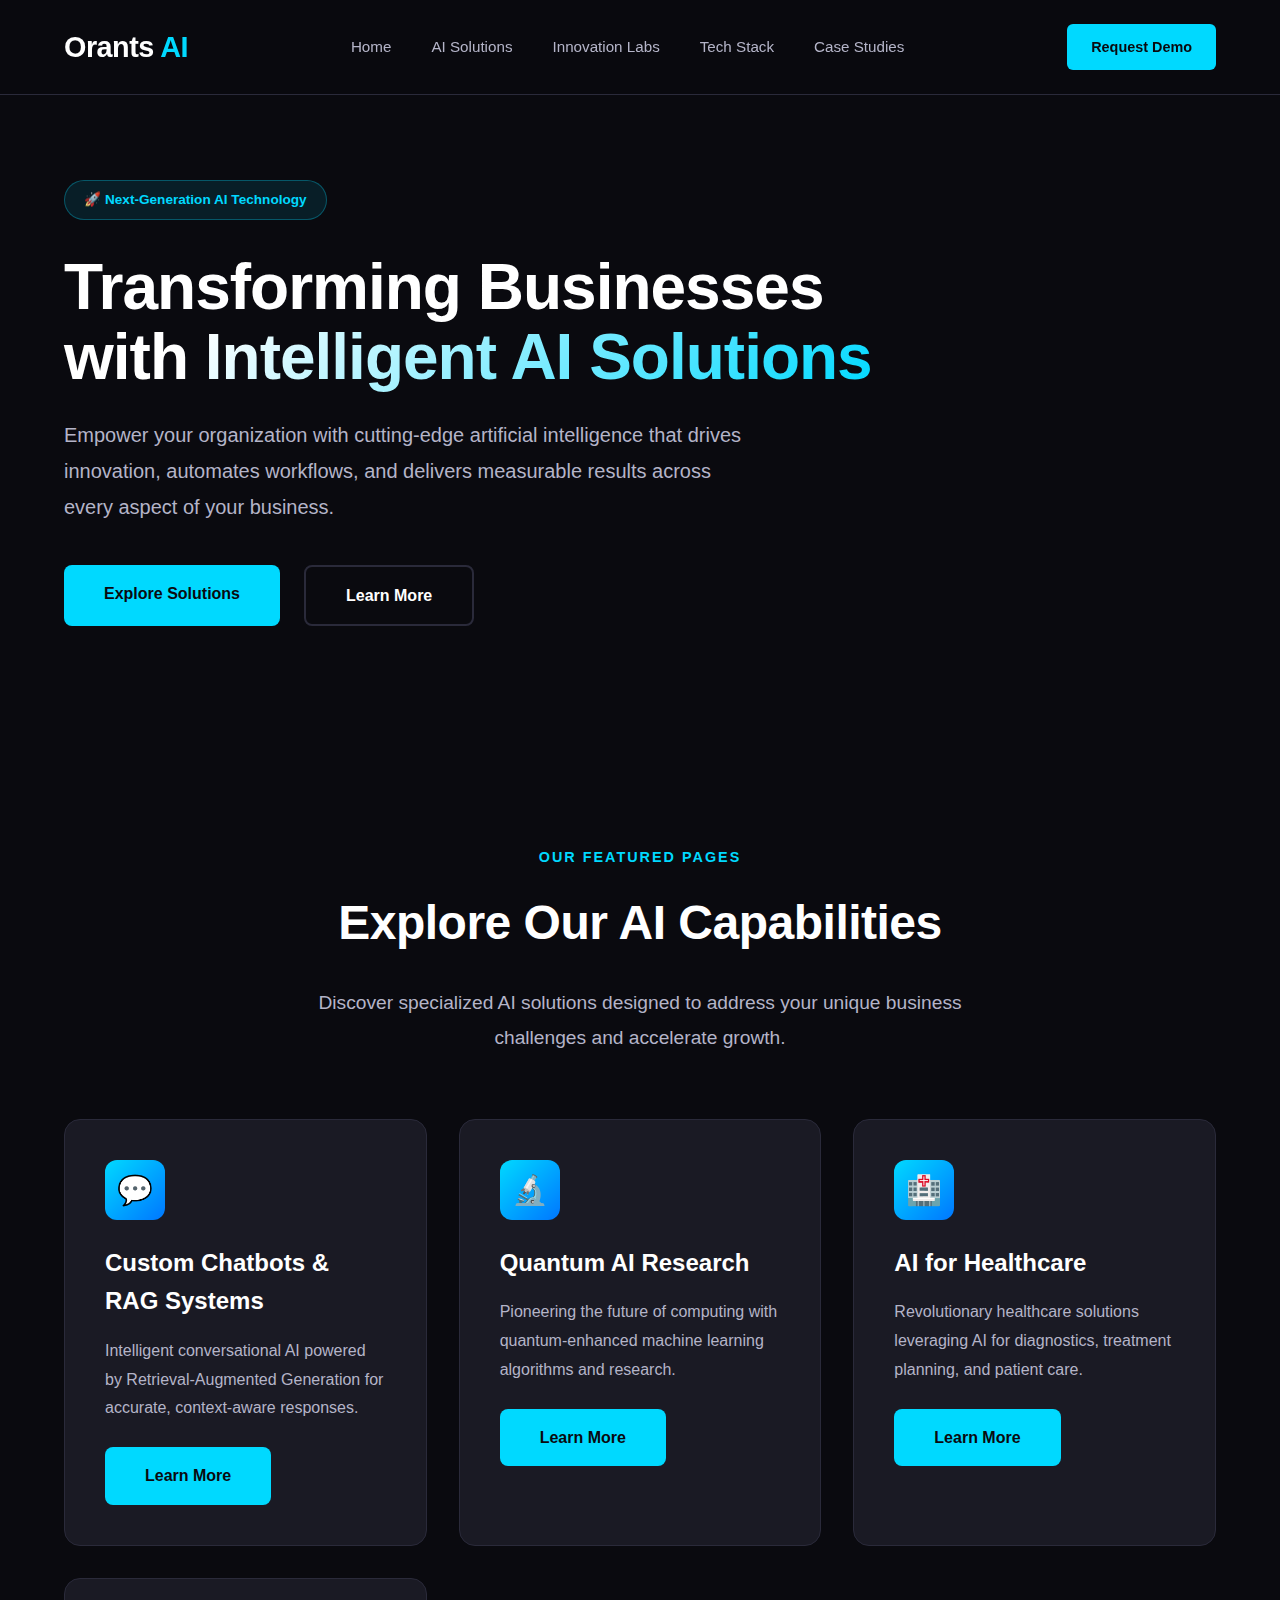
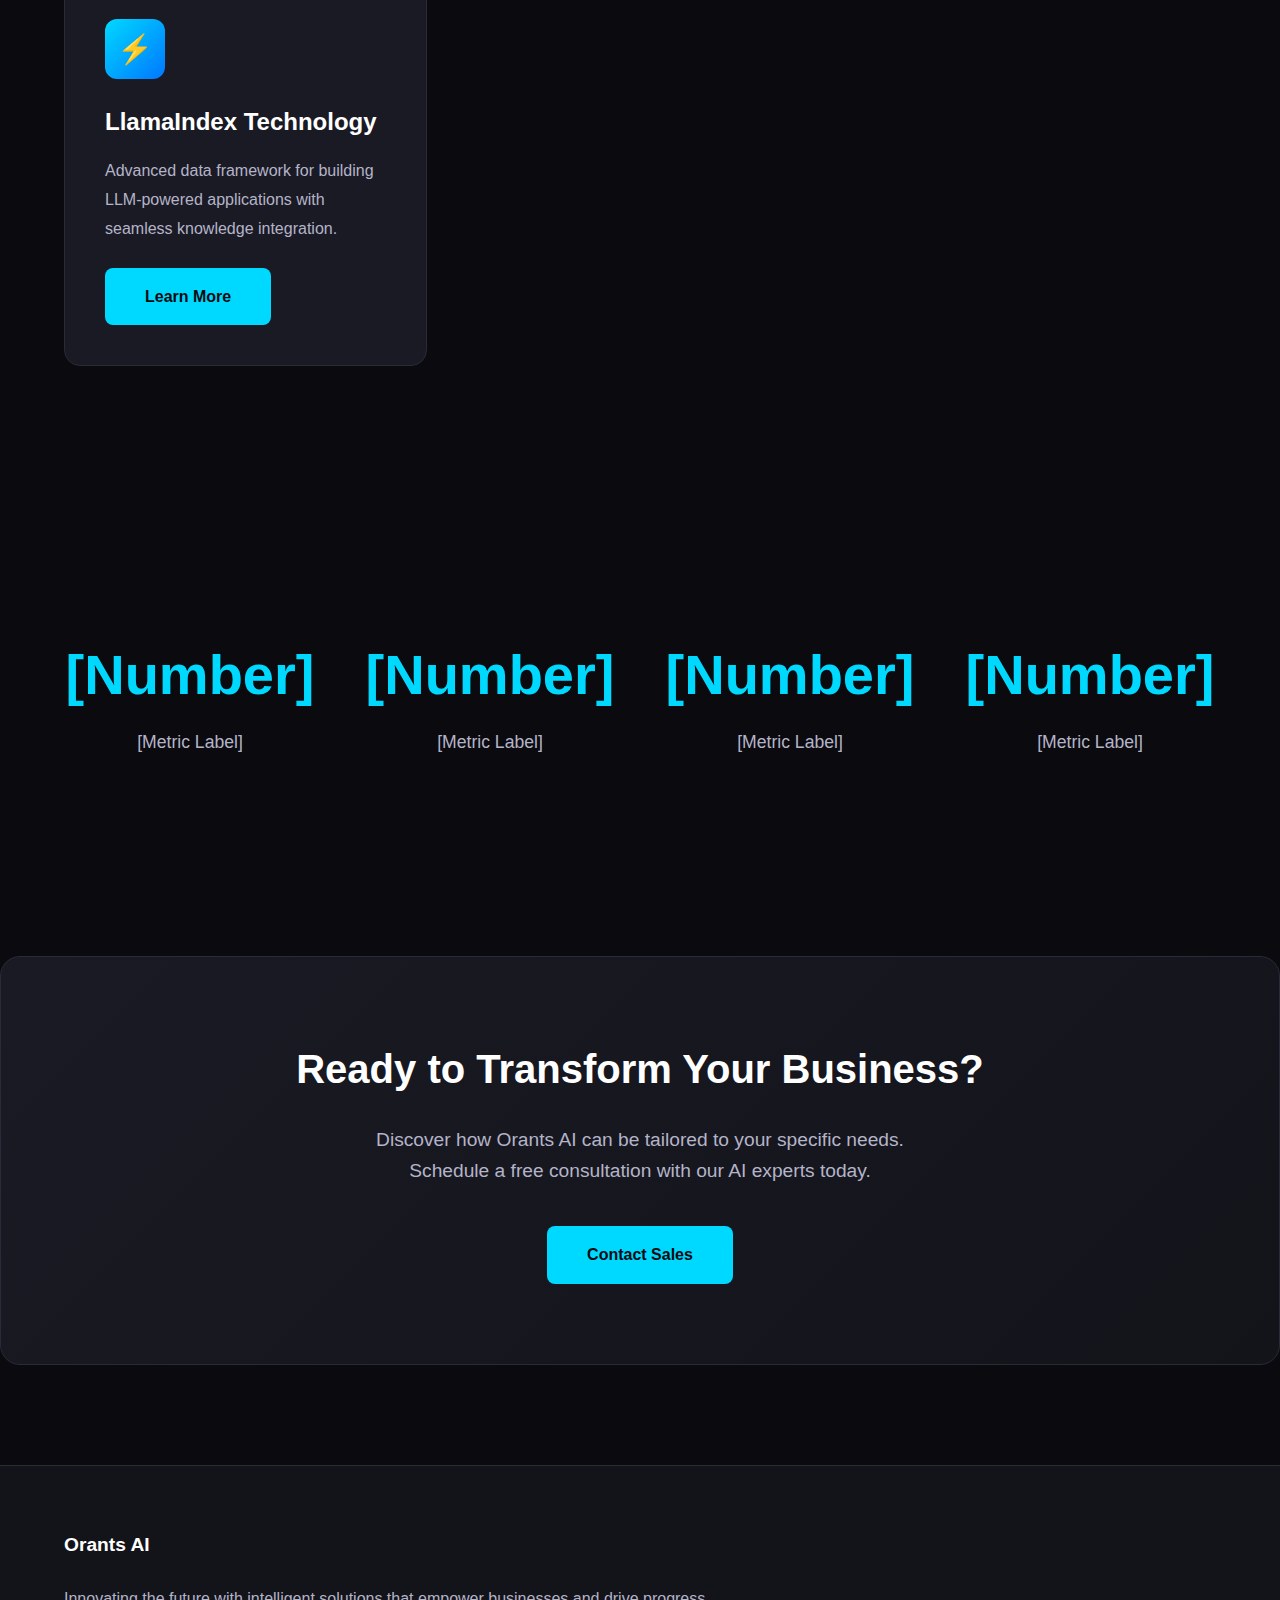
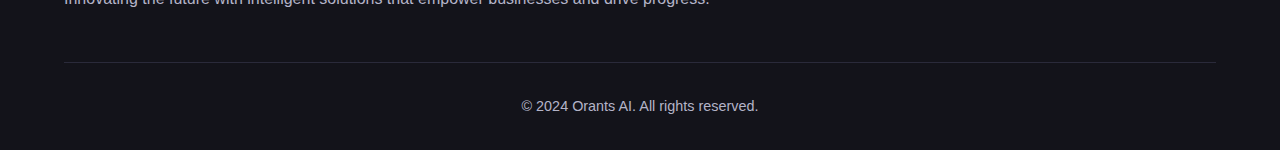
<file: index.html>
<!DOCTYPE html>
<html lang="en">
<head>
    <meta charset="UTF-8">
    <meta name="viewport" content="width=device-width, initial-scale=1.0">
    <title>Orants AI - Advanced AI Solutions</title>
    <link rel="stylesheet" href="css/style.css">
</head>
<body>
    <!-- Navigation -->
    <nav>
        <div class="nav-container">
            <a href="index.html" class="logo">Orants <span>AI</span></a>
            <ul class="nav-links">
                <li><a href="index.html">Home</a></li>
                <li><a href="chatbots-rag.html">AI Solutions</a></li>
                <li><a href="quantum-ai.html">Innovation Labs</a></li>
                <li><a href="llamaindex.html">Tech Stack</a></li>
                <li><a href="ai-healthcare.html">Case Studies</a></li>
            </ul>
            <a href="#contact" class="nav-cta">Request Demo</a>
        </div>
    </nav>

    <!-- Hero Section -->
    <section class="hero">
        <div class="hero-content">
            <span class="hero-tag">🚀 Next-Generation AI Technology</span>
            <h1>Transforming Businesses with <span class="gradient-text">Intelligent AI Solutions</span></h1>
            <p>Empower your organization with cutting-edge artificial intelligence that drives innovation, automates workflows, and delivers measurable results across every aspect of your business.</p>
            <div class="hero-buttons">
                <a href="#explore" class="btn-primary">Explore Solutions</a>
                <a href="#learn" class="btn-secondary">Learn More</a>
            </div>
        </div>
    </section>

    <!-- Featured Solutions -->
    <section class="section">
        <div class="section-header">
            <div class="section-tag">Our Featured Pages</div>
            <h2 class="section-title">Explore Our AI Capabilities</h2>
            <p class="section-description">Discover specialized AI solutions designed to address your unique business challenges and accelerate growth.</p>
        </div>
        
        <div class="features-grid">
            <div class="feature-card">
                <div class="feature-icon">💬</div>
                <h3>Custom Chatbots & RAG Systems</h3>
                <p>Intelligent conversational AI powered by Retrieval-Augmented Generation for accurate, context-aware responses.</p>
                <a href="chatbots-rag.html" class="btn-primary">Learn More</a>
            </div>

            <div class="feature-card">
                <div class="feature-icon">🔬</div>
                <h3>Quantum AI Research</h3>
                <p>Pioneering the future of computing with quantum-enhanced machine learning algorithms and research.</p>
                <a href="quantum-ai.html" class="btn-primary">Learn More</a>
            </div>

            <div class="feature-card">
                <div class="feature-icon">🏥</div>
                <h3>AI for Healthcare</h3>
                <p>Revolutionary healthcare solutions leveraging AI for diagnostics, treatment planning, and patient care.</p>
                <a href="ai-healthcare.html" class="btn-primary">Learn More</a>
            </div>

            <div class="feature-card">
                <div class="feature-icon">⚡</div>
                <h3>LlamaIndex Technology</h3>
                <p>Advanced data framework for building LLM-powered applications with seamless knowledge integration.</p>
                <a href="llamaindex.html" class="btn-primary">Learn More</a>
            </div>
        </div>
    </section>

    <!-- Stats Section -->
    <section class="section">
        <div class="stats-grid">
            <div class="stat-item">
                <div class="stat-number">[Number]</div>
                <div class="stat-label">[Metric Label]</div>
            </div>
            <div class="stat-item">
                <div class="stat-number">[Number]</div>
                <div class="stat-label">[Metric Label]</div>
            </div>
            <div class="stat-item">
                <div class="stat-number">[Number]</div>
                <div class="stat-label">[Metric Label]</div>
            </div>
            <div class="stat-item">
                <div class="stat-number">[Number]</div>
                <div class="stat-label">[Metric Label]</div>
            </div>
        </div>
    </section>

    <!-- CTA Section -->
    <section class="cta-section">
        <h2>Ready to Transform Your Business?</h2>
        <p>Discover how Orants AI can be tailored to your specific needs. Schedule a free consultation with our AI experts today.</p>
        <a href="#contact" class="btn-primary">Contact Sales</a>
    </section>

    <!-- Footer -->
    <footer>
        <div class="footer-content">
            <div class="footer-section">
                <h3>Orants AI</h3>
                <p>Innovating the future with intelligent solutions that empower businesses and drive progress.</p>
            </div>
        </div>
        <div class="footer-bottom">
            <p>&copy; 2024 Orants AI. All rights reserved.</p>
        </div>
    </footer>
</body>
</html>
</file>
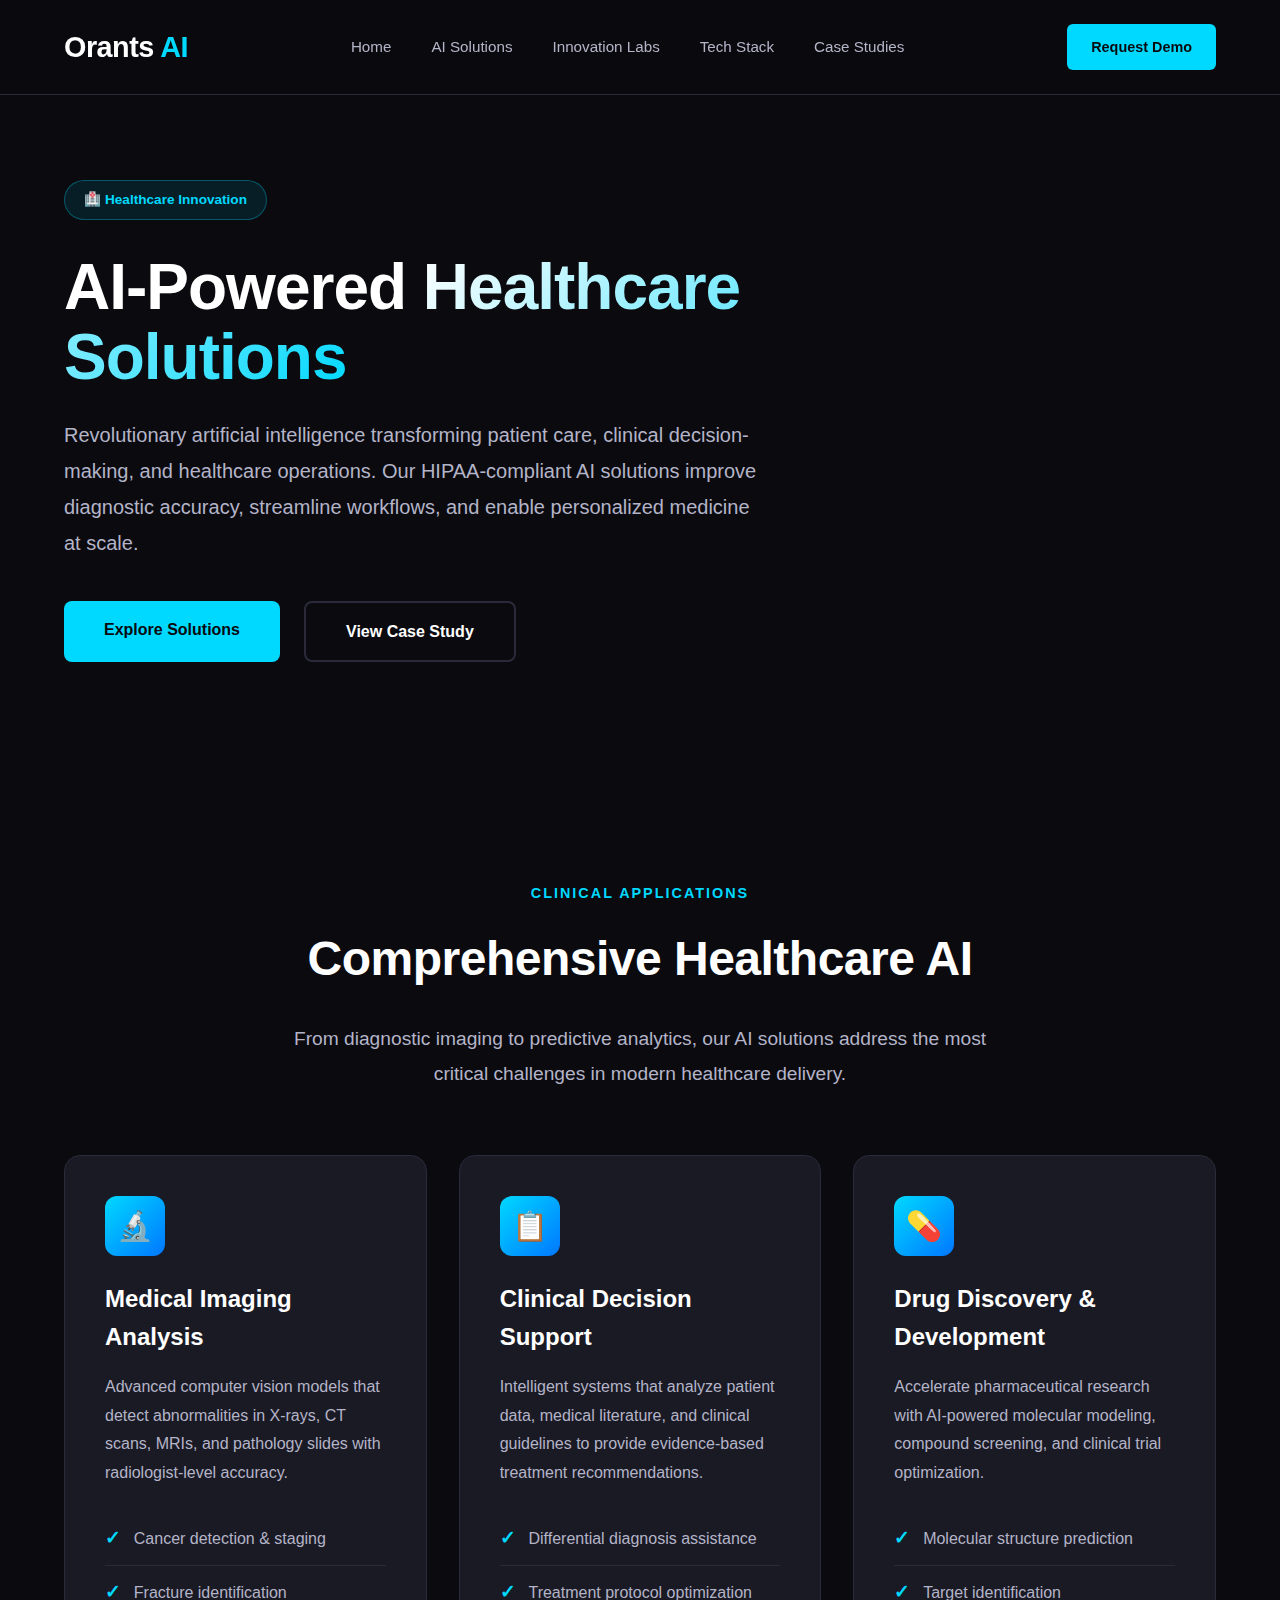
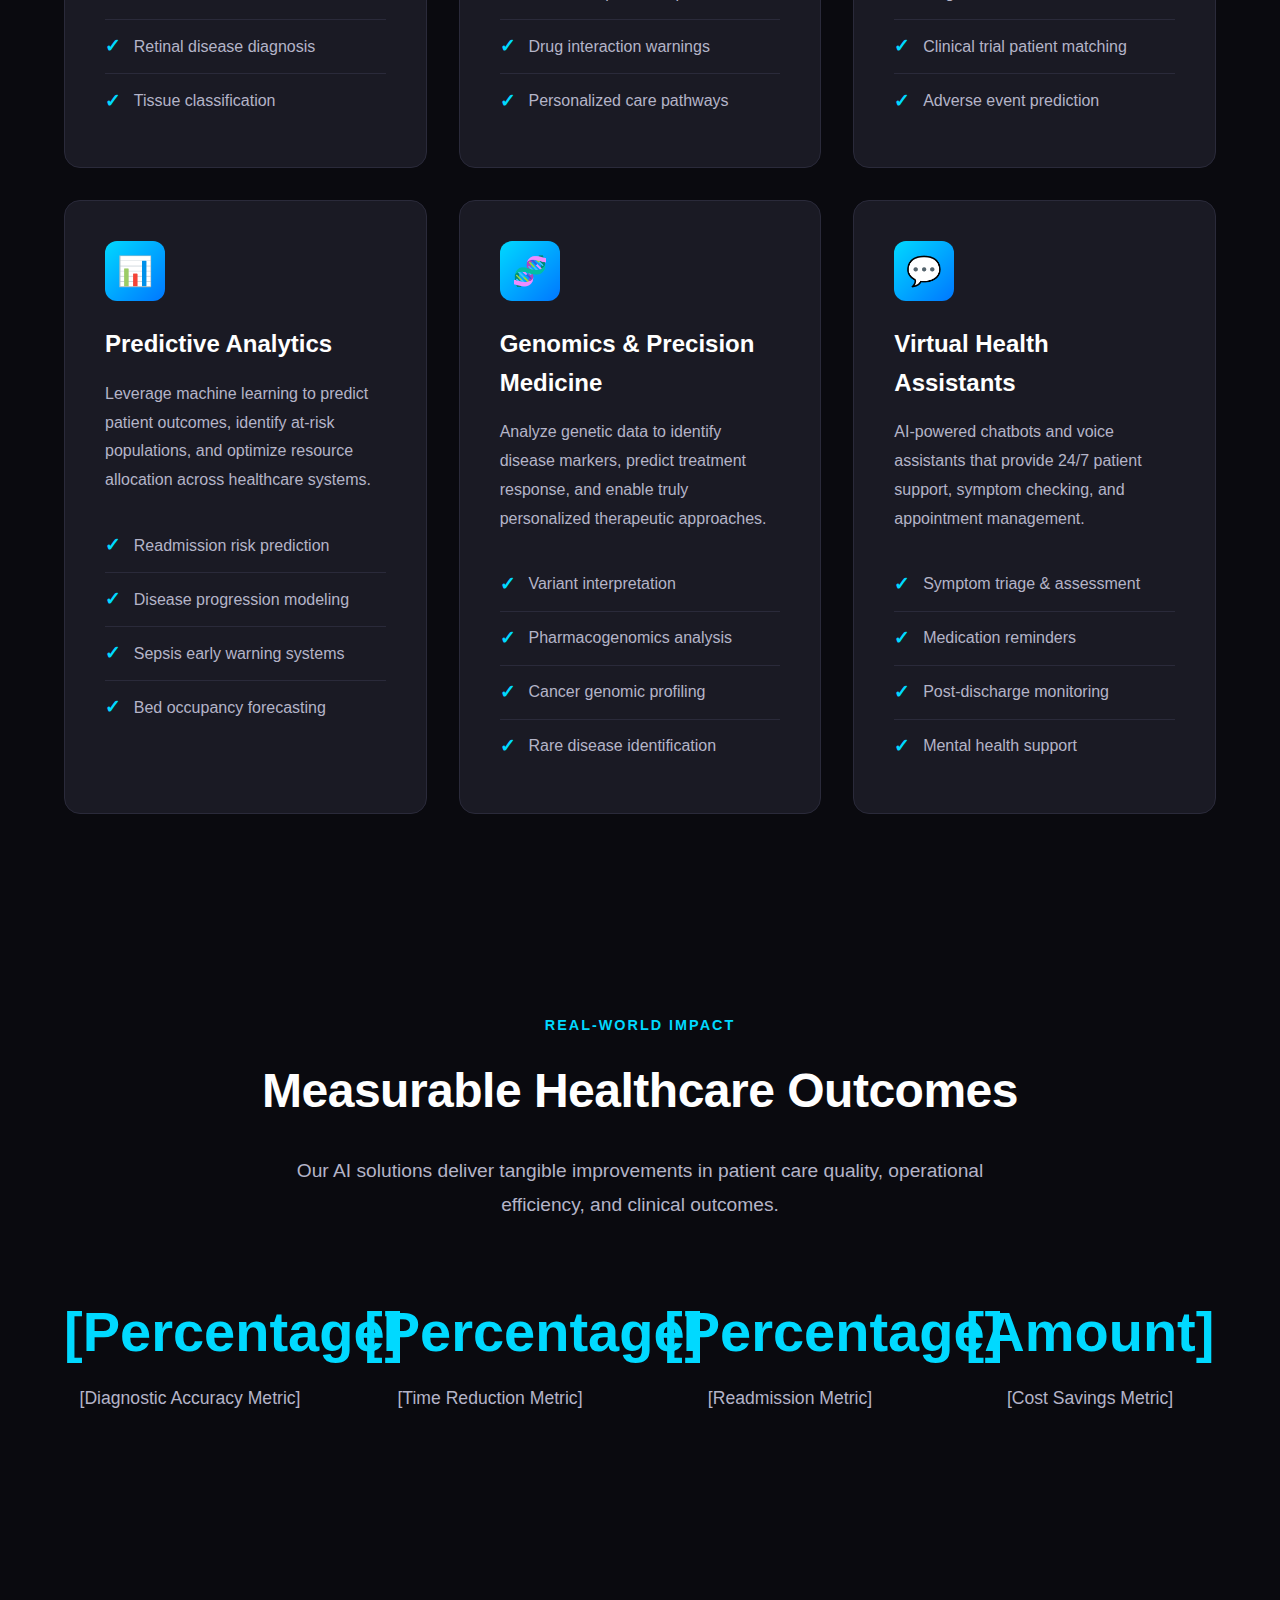
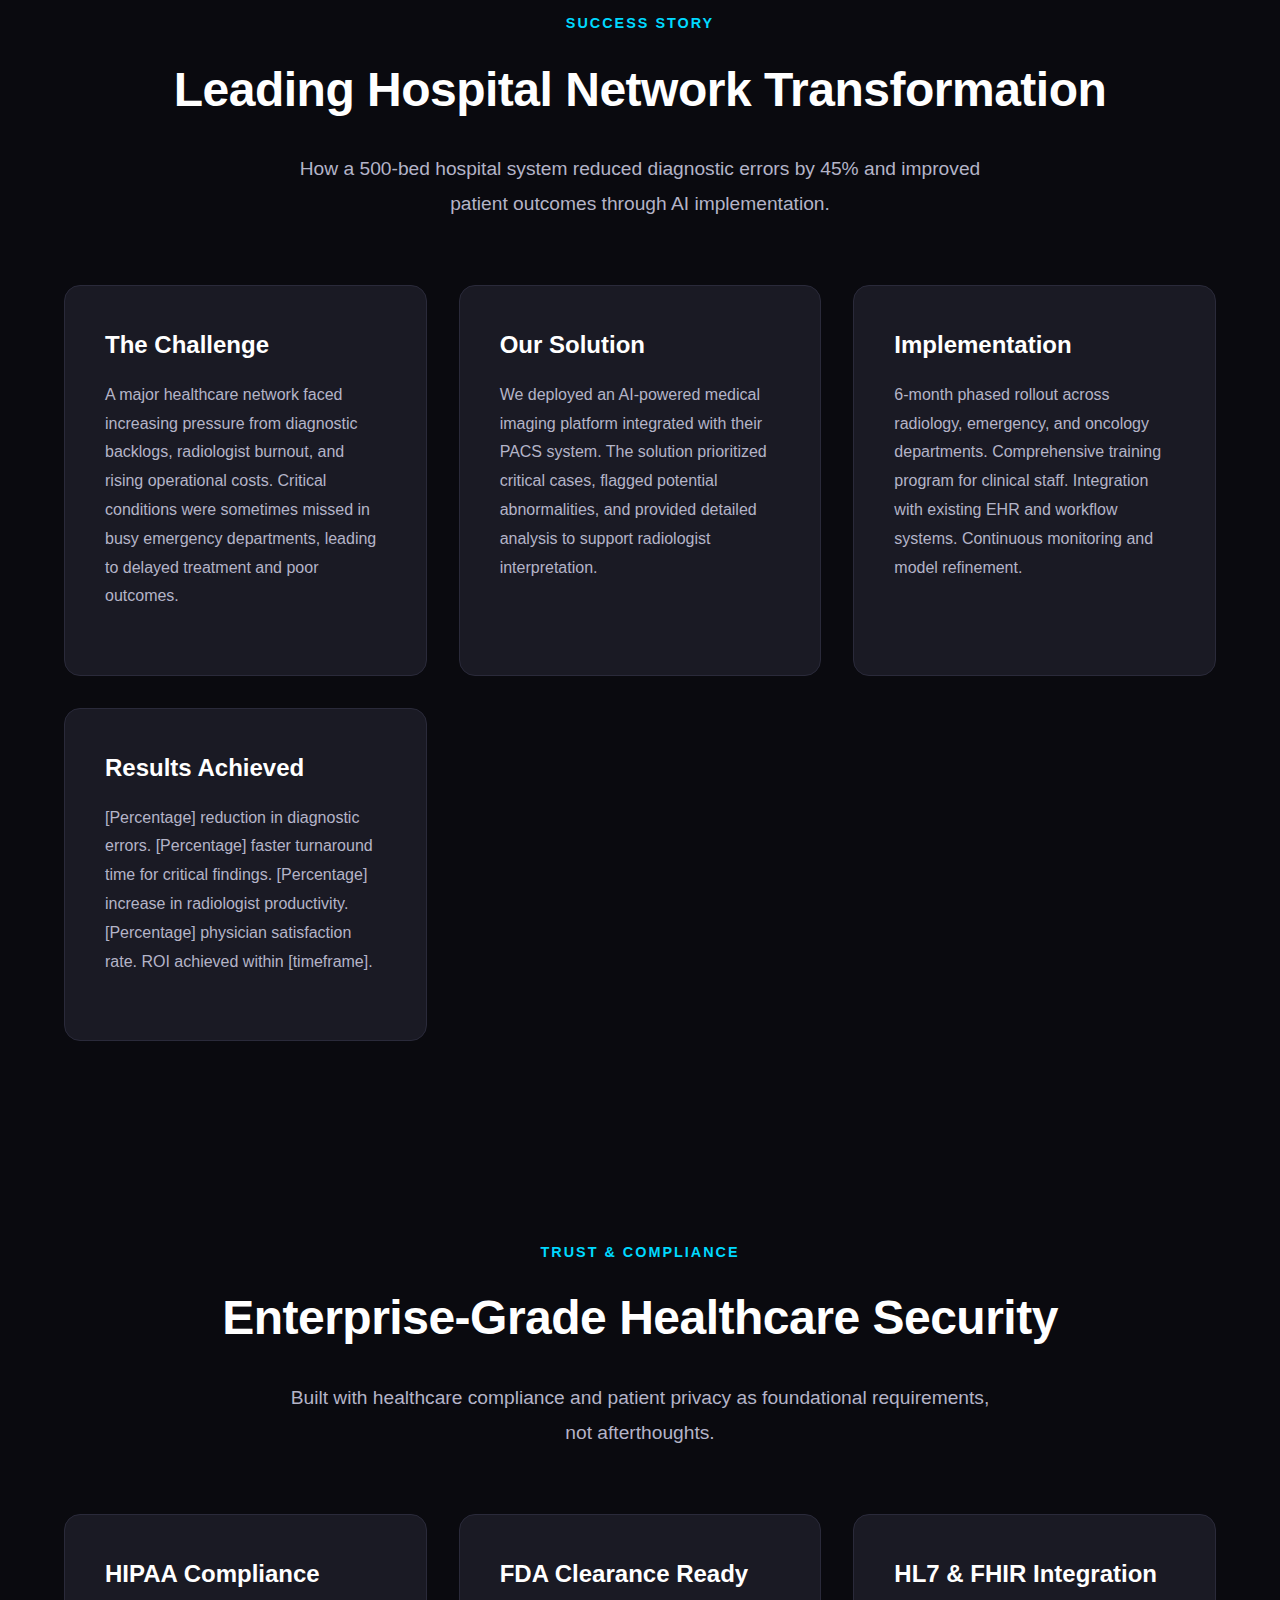
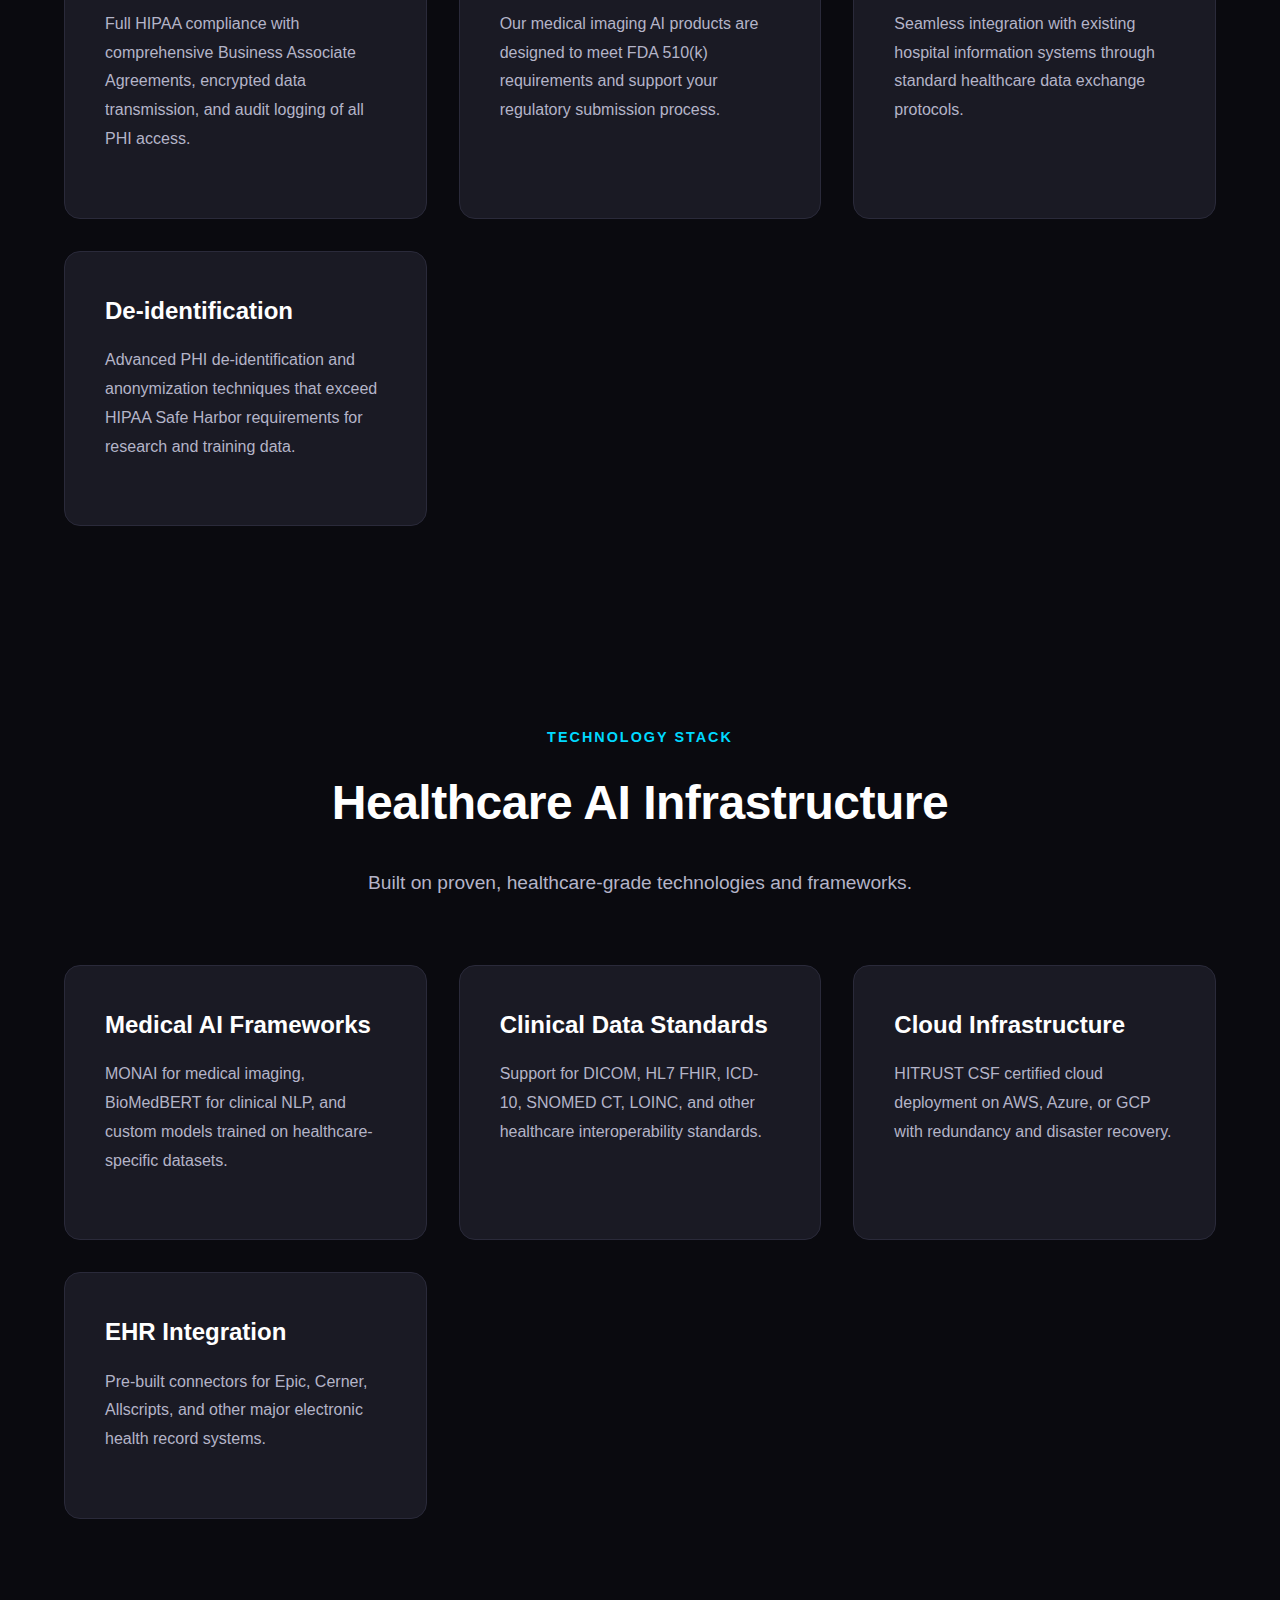
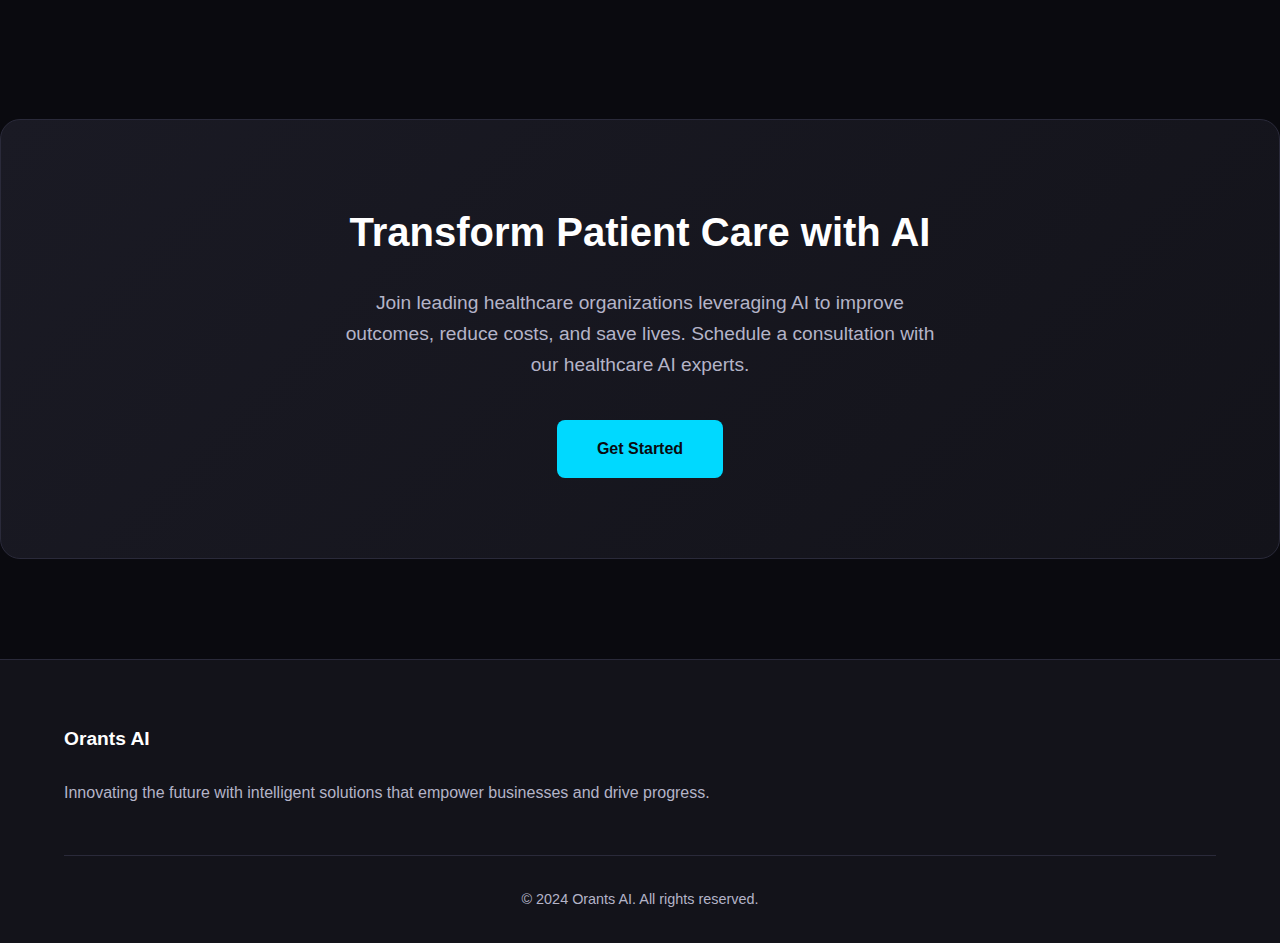
<file: ai-healthcare.html>
<!DOCTYPE html>
<html lang="en">
<head>
    <meta charset="UTF-8">
    <meta name="viewport" content="width=device-width, initial-scale=1.0">
    <title>AI for Healthcare - Orants AI</title>
    <link rel="stylesheet" href="css/style.css">
</head>
<body>
    <!-- Navigation -->
    <nav>
        <div class="nav-container">
            <a href="index.html" class="logo">Orants <span>AI</span></a>
            <ul class="nav-links">
                <li><a href="index.html">Home</a></li>
                <li><a href="chatbots-rag.html">AI Solutions</a></li>
                <li><a href="quantum-ai.html">Innovation Labs</a></li>
                <li><a href="llamaindex.html">Tech Stack</a></li>
                <li><a href="ai-healthcare.html">Case Studies</a></li>
            </ul>
            <a href="#contact" class="nav-cta">Request Demo</a>
        </div>
    </nav>

    <!-- Hero Section -->
    <section class="hero">
        <div class="hero-content">
            <span class="hero-tag">🏥 Healthcare Innovation</span>
            <h1>AI-Powered <span class="gradient-text">Healthcare Solutions</span></h1>
            <p>Revolutionary artificial intelligence transforming patient care, clinical decision-making, and healthcare operations. Our HIPAA-compliant AI solutions improve diagnostic accuracy, streamline workflows, and enable personalized medicine at scale.</p>
            <div class="hero-buttons">
                <a href="#solutions" class="btn-primary">Explore Solutions</a>
                <a href="#case-study" class="btn-secondary">View Case Study</a>
            </div>
        </div>
    </section>

    <!-- Healthcare AI Solutions -->
    <section class="section" id="solutions">
        <div class="section-header">
            <div class="section-tag">Clinical Applications</div>
            <h2 class="section-title">Comprehensive Healthcare AI</h2>
            <p class="section-description">From diagnostic imaging to predictive analytics, our AI solutions address the most critical challenges in modern healthcare delivery.</p>
        </div>
        
        <div class="features-grid">
            <div class="feature-card">
                <div class="feature-icon">🔬</div>
                <h3>Medical Imaging Analysis</h3>
                <p>Advanced computer vision models that detect abnormalities in X-rays, CT scans, MRIs, and pathology slides with radiologist-level accuracy.</p>
                <ul class="feature-list">
                    <li>Cancer detection & staging</li>
                    <li>Fracture identification</li>
                    <li>Retinal disease diagnosis</li>
                    <li>Tissue classification</li>
                </ul>
            </div>

            <div class="feature-card">
                <div class="feature-icon">📋</div>
                <h3>Clinical Decision Support</h3>
                <p>Intelligent systems that analyze patient data, medical literature, and clinical guidelines to provide evidence-based treatment recommendations.</p>
                <ul class="feature-list">
                    <li>Differential diagnosis assistance</li>
                    <li>Treatment protocol optimization</li>
                    <li>Drug interaction warnings</li>
                    <li>Personalized care pathways</li>
                </ul>
            </div>

            <div class="feature-card">
                <div class="feature-icon">💊</div>
                <h3>Drug Discovery & Development</h3>
                <p>Accelerate pharmaceutical research with AI-powered molecular modeling, compound screening, and clinical trial optimization.</p>
                <ul class="feature-list">
                    <li>Molecular structure prediction</li>
                    <li>Target identification</li>
                    <li>Clinical trial patient matching</li>
                    <li>Adverse event prediction</li>
                </ul>
            </div>

            <div class="feature-card">
                <div class="feature-icon">📊</div>
                <h3>Predictive Analytics</h3>
                <p>Leverage machine learning to predict patient outcomes, identify at-risk populations, and optimize resource allocation across healthcare systems.</p>
                <ul class="feature-list">
                    <li>Readmission risk prediction</li>
                    <li>Disease progression modeling</li>
                    <li>Sepsis early warning systems</li>
                    <li>Bed occupancy forecasting</li>
                </ul>
            </div>

            <div class="feature-card">
                <div class="feature-icon">🧬</div>
                <h3>Genomics & Precision Medicine</h3>
                <p>Analyze genetic data to identify disease markers, predict treatment response, and enable truly personalized therapeutic approaches.</p>
                <ul class="feature-list">
                    <li>Variant interpretation</li>
                    <li>Pharmacogenomics analysis</li>
                    <li>Cancer genomic profiling</li>
                    <li>Rare disease identification</li>
                </ul>
            </div>

            <div class="feature-card">
                <div class="feature-icon">💬</div>
                <h3>Virtual Health Assistants</h3>
                <p>AI-powered chatbots and voice assistants that provide 24/7 patient support, symptom checking, and appointment management.</p>
                <ul class="feature-list">
                    <li>Symptom triage & assessment</li>
                    <li>Medication reminders</li>
                    <li>Post-discharge monitoring</li>
                    <li>Mental health support</li>
                </ul>
            </div>
        </div>
    </section>

    <!-- Impact Metrics -->
    <section class="section">
        <div class="section-header">
            <div class="section-tag">Real-World Impact</div>
            <h2 class="section-title">Measurable Healthcare Outcomes</h2>
            <p class="section-description">Our AI solutions deliver tangible improvements in patient care quality, operational efficiency, and clinical outcomes.</p>
        </div>

        <div class="stats-grid">
            <div class="stat-item">
                <div class="stat-number">[Percentage]</div>
                <div class="stat-label">[Diagnostic Accuracy Metric]</div>
            </div>
            <div class="stat-item">
                <div class="stat-number">[Percentage]</div>
                <div class="stat-label">[Time Reduction Metric]</div>
            </div>
            <div class="stat-item">
                <div class="stat-number">[Percentage]</div>
                <div class="stat-label">[Readmission Metric]</div>
            </div>
            <div class="stat-item">
                <div class="stat-number">[Amount]</div>
                <div class="stat-label">[Cost Savings Metric]</div>
            </div>
        </div>
    </section>

    <!-- Case Study -->
    <section class="section" id="case-study">
        <div class="section-header">
            <div class="section-tag">Success Story</div>
            <h2 class="section-title">Leading Hospital Network Transformation</h2>
            <p class="section-description">How a 500-bed hospital system reduced diagnostic errors by 45% and improved patient outcomes through AI implementation.</p>
        </div>

        <div class="features-grid">
            <div class="feature-card">
                <h3>The Challenge</h3>
                <p>A major healthcare network faced increasing pressure from diagnostic backlogs, radiologist burnout, and rising operational costs. Critical conditions were sometimes missed in busy emergency departments, leading to delayed treatment and poor outcomes.</p>
            </div>

            <div class="feature-card">
                <h3>Our Solution</h3>
                <p>We deployed an AI-powered medical imaging platform integrated with their PACS system. The solution prioritized critical cases, flagged potential abnormalities, and provided detailed analysis to support radiologist interpretation.</p>
            </div>

            <div class="feature-card">
                <h3>Implementation</h3>
                <p>6-month phased rollout across radiology, emergency, and oncology departments. Comprehensive training program for clinical staff. Integration with existing EHR and workflow systems. Continuous monitoring and model refinement.</p>
            </div>

            <div class="feature-card">
                <h3>Results Achieved</h3>
                <p>[Percentage] reduction in diagnostic errors. [Percentage] faster turnaround time for critical findings. [Percentage] increase in radiologist productivity. [Percentage] physician satisfaction rate. ROI achieved within [timeframe].</p>
            </div>
        </div>
    </section>

    <!-- Compliance & Security -->
    <section class="section">
        <div class="section-header">
            <div class="section-tag">Trust & Compliance</div>
            <h2 class="section-title">Enterprise-Grade Healthcare Security</h2>
            <p class="section-description">Built with healthcare compliance and patient privacy as foundational requirements, not afterthoughts.</p>
        </div>

        <div class="features-grid">
            <div class="feature-card">
                <h3>HIPAA Compliance</h3>
                <p>Full HIPAA compliance with comprehensive Business Associate Agreements, encrypted data transmission, and audit logging of all PHI access.</p>
            </div>

            <div class="feature-card">
                <h3>FDA Clearance Ready</h3>
                <p>Our medical imaging AI products are designed to meet FDA 510(k) requirements and support your regulatory submission process.</p>
            </div>

            <div class="feature-card">
                <h3>HL7 & FHIR Integration</h3>
                <p>Seamless integration with existing hospital information systems through standard healthcare data exchange protocols.</p>
            </div>

            <div class="feature-card">
                <h3>De-identification</h3>
                <p>Advanced PHI de-identification and anonymization techniques that exceed HIPAA Safe Harbor requirements for research and training data.</p>
            </div>
        </div>
    </section>

    <!-- Technology Partners -->
    <section class="section">
        <div class="section-header">
            <div class="section-tag">Technology Stack</div>
            <h2 class="section-title">Healthcare AI Infrastructure</h2>
            <p class="section-description">Built on proven, healthcare-grade technologies and frameworks.</p>
        </div>

        <div class="features-grid">
            <div class="feature-card">
                <h3>Medical AI Frameworks</h3>
                <p>MONAI for medical imaging, BioMedBERT for clinical NLP, and custom models trained on healthcare-specific datasets.</p>
            </div>

            <div class="feature-card">
                <h3>Clinical Data Standards</h3>
                <p>Support for DICOM, HL7 FHIR, ICD-10, SNOMED CT, LOINC, and other healthcare interoperability standards.</p>
            </div>

            <div class="feature-card">
                <h3>Cloud Infrastructure</h3>
                <p>HITRUST CSF certified cloud deployment on AWS, Azure, or GCP with redundancy and disaster recovery.</p>
            </div>

            <div class="feature-card">
                <h3>EHR Integration</h3>
                <p>Pre-built connectors for Epic, Cerner, Allscripts, and other major electronic health record systems.</p>
            </div>
        </div>
    </section>

    <!-- CTA Section -->
    <section class="cta-section">
        <h2>Transform Patient Care with AI</h2>
        <p>Join leading healthcare organizations leveraging AI to improve outcomes, reduce costs, and save lives. Schedule a consultation with our healthcare AI experts.</p>
        <a href="#contact" class="btn-primary">Get Started</a>
    </section>

    <!-- Footer -->
    <footer>
        <div class="footer-content">
            <div class="footer-section">
                <h3>Orants AI</h3>
                <p>Innovating the future with intelligent solutions that empower businesses and drive progress.</p>
            </div>
        </div>
        <div class="footer-bottom">
            <p>&copy; 2024 Orants AI. All rights reserved.</p>
        </div>
    </footer>
</body>
</html>
</file>
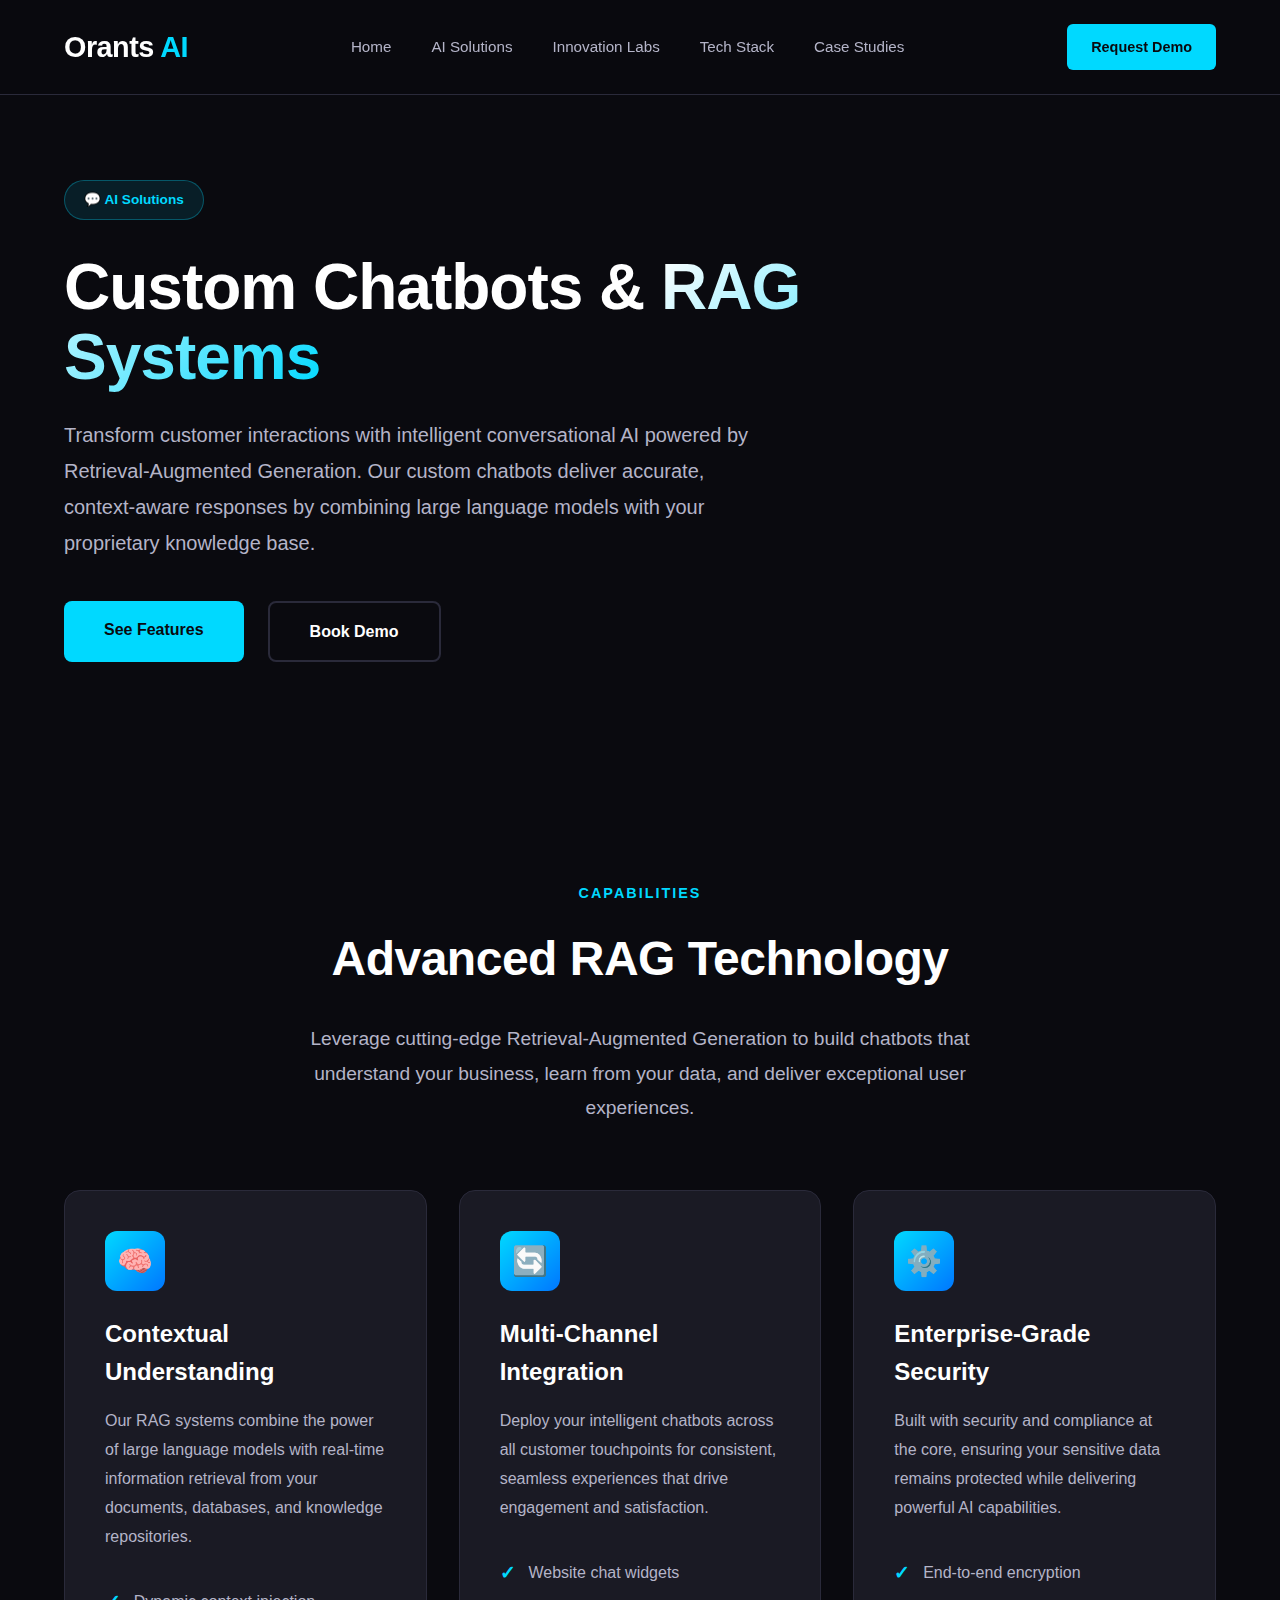
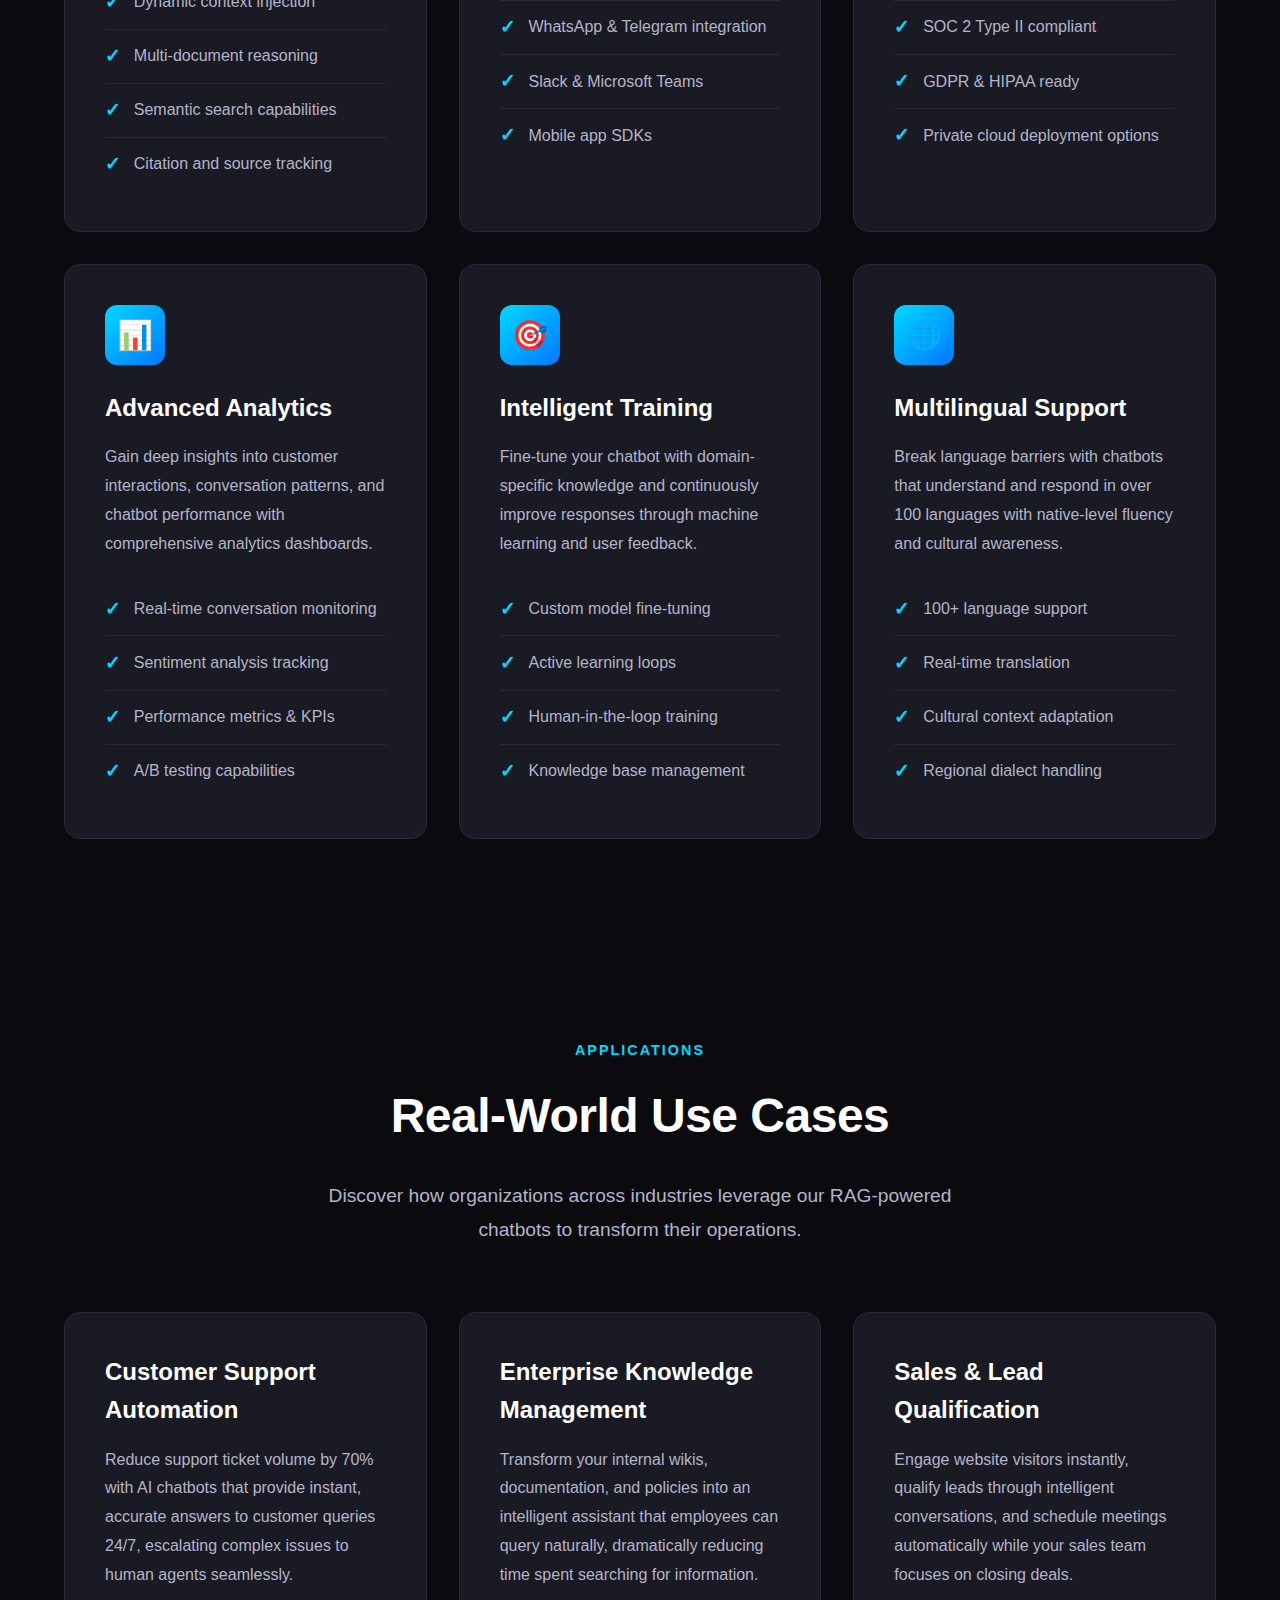
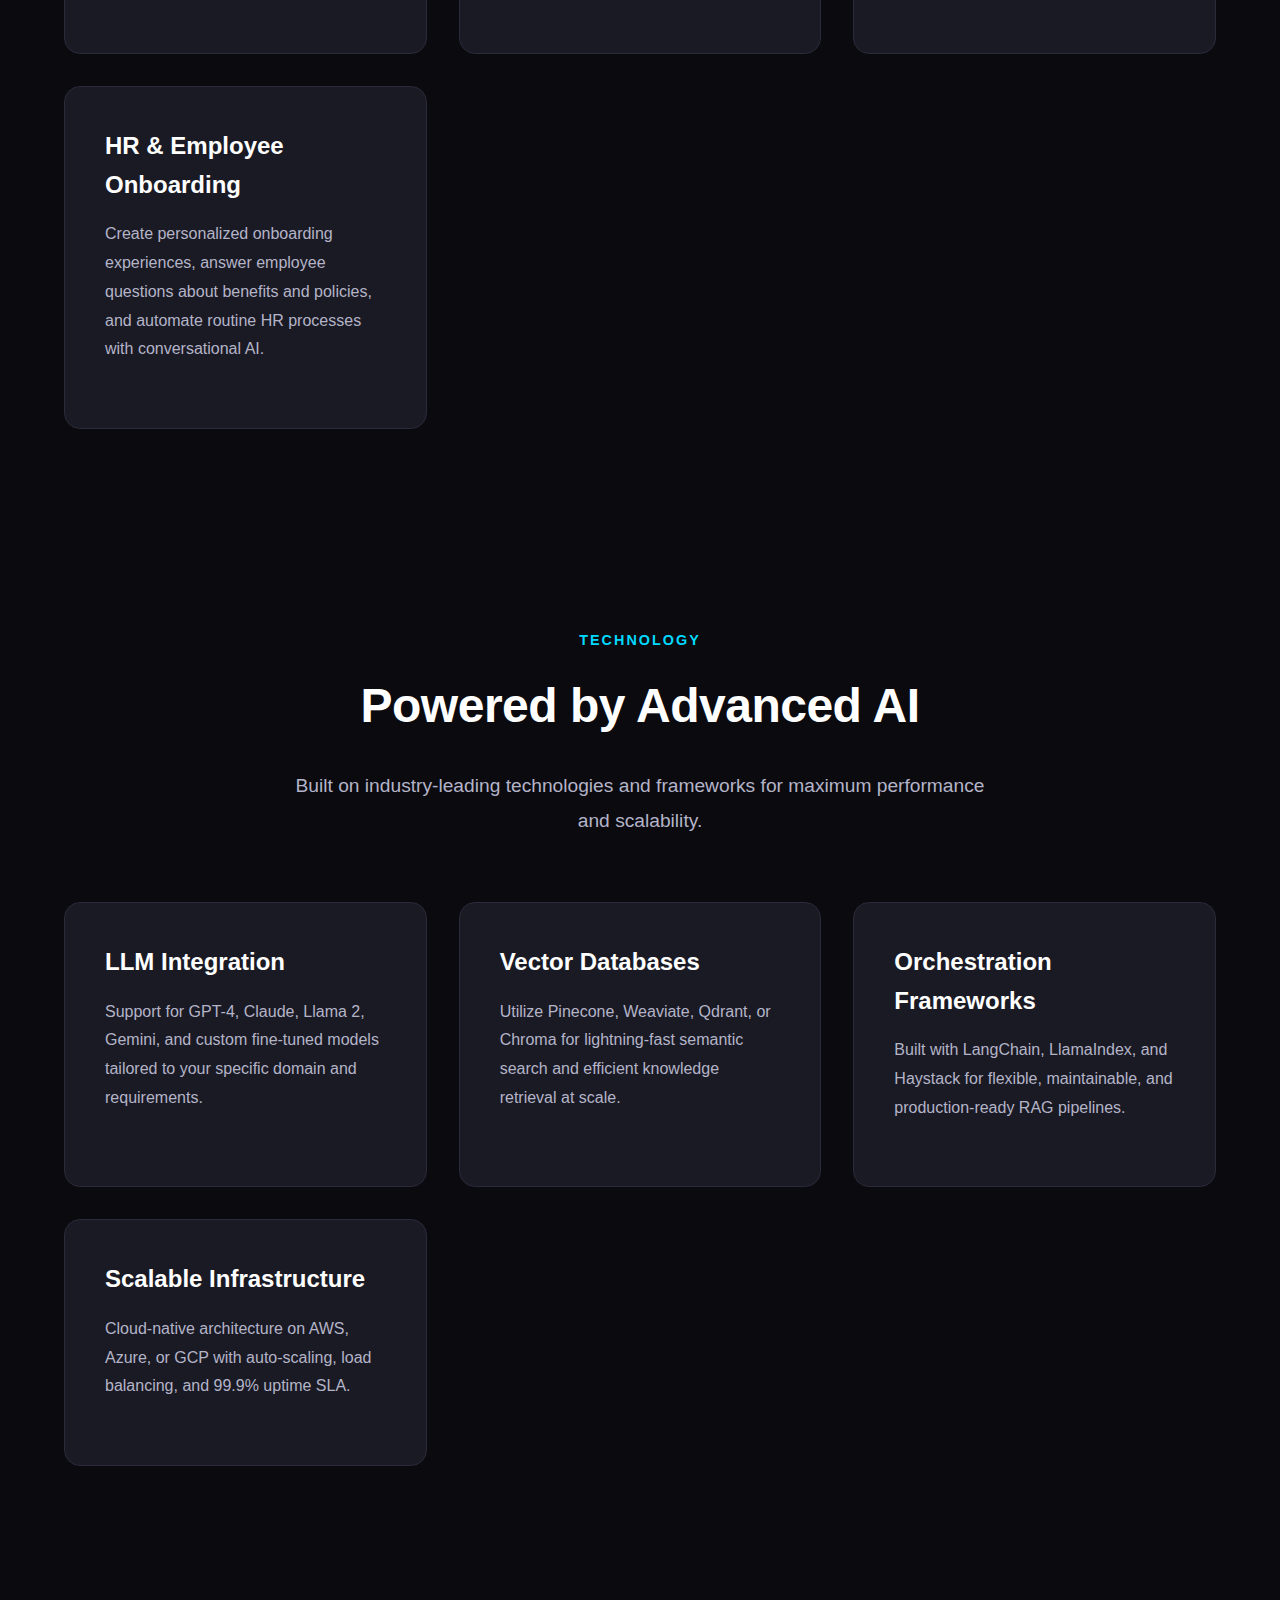
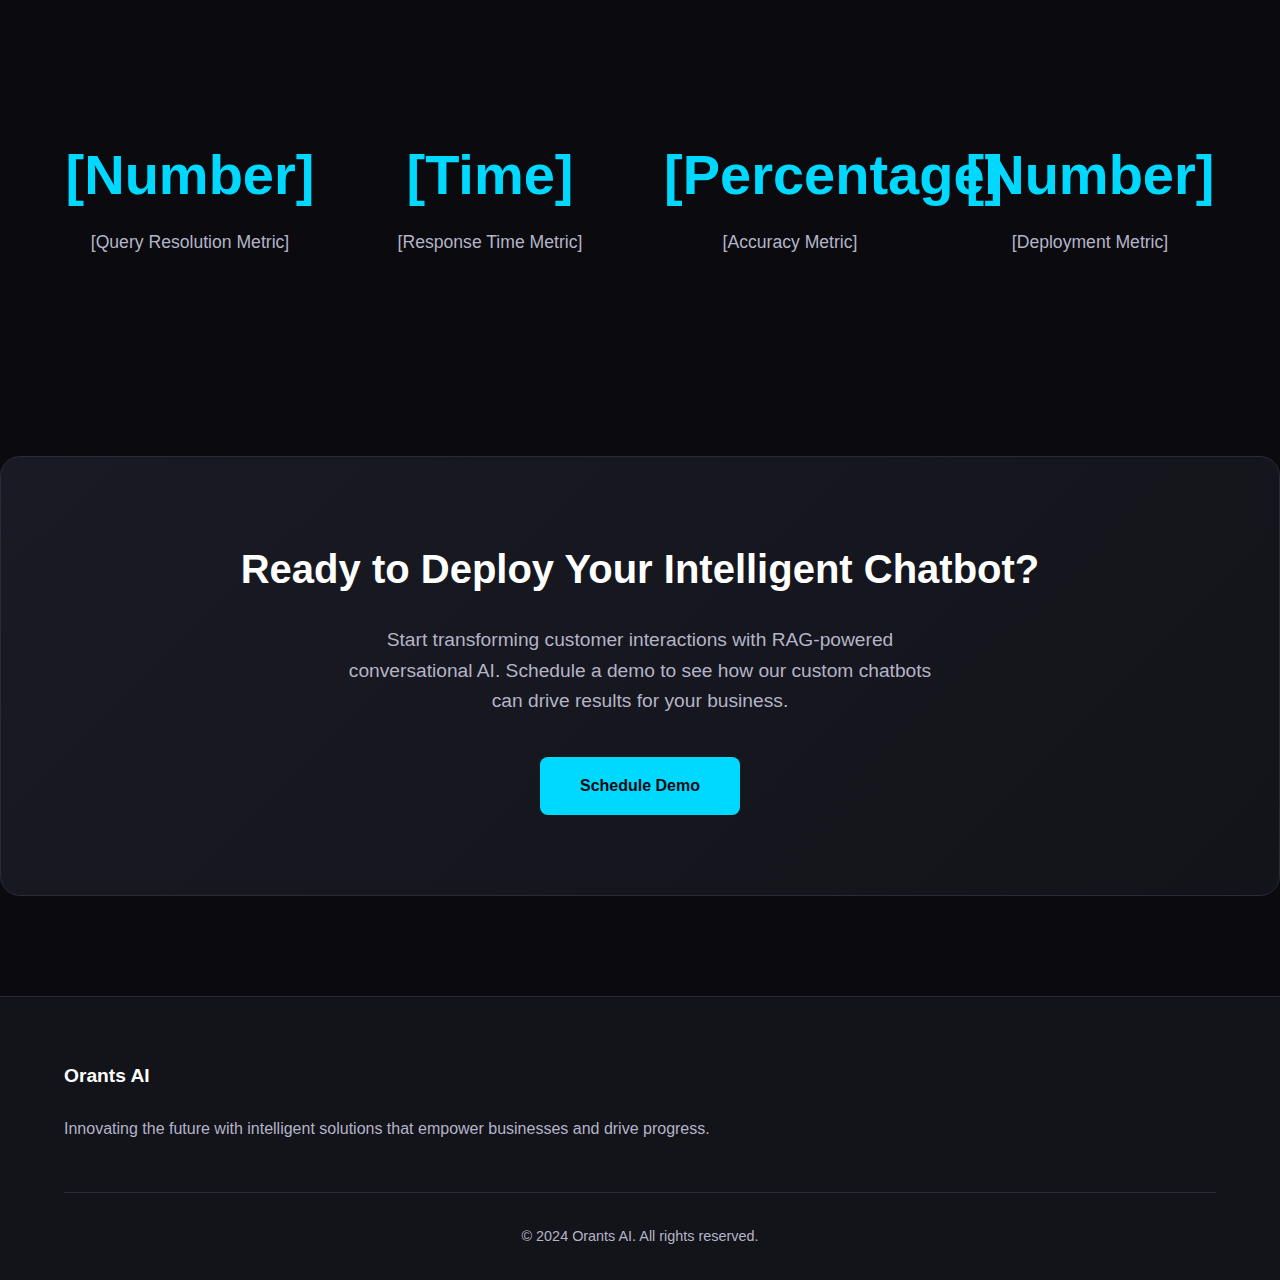
<file: chatbots-rag.html>
<!DOCTYPE html>
<html lang="en">
<head>
    <meta charset="UTF-8">
    <meta name="viewport" content="width=device-width, initial-scale=1.0">
    <title>Custom Chatbots & RAG Systems - Orants AI</title>
    <link rel="stylesheet" href="css/style.css">
</head>
<body>
    <!-- Navigation -->
    <nav>
        <div class="nav-container">
            <a href="index.html" class="logo">Orants <span>AI</span></a>
            <ul class="nav-links">
                <li><a href="index.html">Home</a></li>
                <li><a href="chatbots-rag.html">AI Solutions</a></li>
                <li><a href="quantum-ai.html">Innovation Labs</a></li>
                <li><a href="llamaindex.html">Tech Stack</a></li>
                <li><a href="ai-healthcare.html">Case Studies</a></li>
            </ul>
            <a href="#contact" class="nav-cta">Request Demo</a>
        </div>
    </nav>

    <!-- Hero Section -->
    <section class="hero">
        <div class="hero-content">
            <span class="hero-tag">💬 AI Solutions</span>
            <h1>Custom Chatbots & <span class="gradient-text">RAG Systems</span></h1>
            <p>Transform customer interactions with intelligent conversational AI powered by Retrieval-Augmented Generation. Our custom chatbots deliver accurate, context-aware responses by combining large language models with your proprietary knowledge base.</p>
            <div class="hero-buttons">
                <a href="#features" class="btn-primary">See Features</a>
                <a href="#demo" class="btn-secondary">Book Demo</a>
            </div>
        </div>
    </section>

    <!-- Key Features -->
    <section class="section" id="features">
        <div class="section-header">
            <div class="section-tag">Capabilities</div>
            <h2 class="section-title">Advanced RAG Technology</h2>
            <p class="section-description">Leverage cutting-edge Retrieval-Augmented Generation to build chatbots that understand your business, learn from your data, and deliver exceptional user experiences.</p>
        </div>
        
        <div class="features-grid">
            <div class="feature-card">
                <div class="feature-icon">🧠</div>
                <h3>Contextual Understanding</h3>
                <p>Our RAG systems combine the power of large language models with real-time information retrieval from your documents, databases, and knowledge repositories.</p>
                <ul class="feature-list">
                    <li>Dynamic context injection</li>
                    <li>Multi-document reasoning</li>
                    <li>Semantic search capabilities</li>
                    <li>Citation and source tracking</li>
                </ul>
            </div>

            <div class="feature-card">
                <div class="feature-icon">🔄</div>
                <h3>Multi-Channel Integration</h3>
                <p>Deploy your intelligent chatbots across all customer touchpoints for consistent, seamless experiences that drive engagement and satisfaction.</p>
                <ul class="feature-list">
                    <li>Website chat widgets</li>
                    <li>WhatsApp & Telegram integration</li>
                    <li>Slack & Microsoft Teams</li>
                    <li>Mobile app SDKs</li>
                </ul>
            </div>

            <div class="feature-card">
                <div class="feature-icon">⚙️</div>
                <h3>Enterprise-Grade Security</h3>
                <p>Built with security and compliance at the core, ensuring your sensitive data remains protected while delivering powerful AI capabilities.</p>
                <ul class="feature-list">
                    <li>End-to-end encryption</li>
                    <li>SOC 2 Type II compliant</li>
                    <li>GDPR & HIPAA ready</li>
                    <li>Private cloud deployment options</li>
                </ul>
            </div>

            <div class="feature-card">
                <div class="feature-icon">📊</div>
                <h3>Advanced Analytics</h3>
                <p>Gain deep insights into customer interactions, conversation patterns, and chatbot performance with comprehensive analytics dashboards.</p>
                <ul class="feature-list">
                    <li>Real-time conversation monitoring</li>
                    <li>Sentiment analysis tracking</li>
                    <li>Performance metrics & KPIs</li>
                    <li>A/B testing capabilities</li>
                </ul>
            </div>

            <div class="feature-card">
                <div class="feature-icon">🎯</div>
                <h3>Intelligent Training</h3>
                <p>Fine-tune your chatbot with domain-specific knowledge and continuously improve responses through machine learning and user feedback.</p>
                <ul class="feature-list">
                    <li>Custom model fine-tuning</li>
                    <li>Active learning loops</li>
                    <li>Human-in-the-loop training</li>
                    <li>Knowledge base management</li>
                </ul>
            </div>

            <div class="feature-card">
                <div class="feature-icon">🌐</div>
                <h3>Multilingual Support</h3>
                <p>Break language barriers with chatbots that understand and respond in over 100 languages with native-level fluency and cultural awareness.</p>
                <ul class="feature-list">
                    <li>100+ language support</li>
                    <li>Real-time translation</li>
                    <li>Cultural context adaptation</li>
                    <li>Regional dialect handling</li>
                </ul>
            </div>
        </div>
    </section>

    <!-- Use Cases -->
    <section class="section">
        <div class="section-header">
            <div class="section-tag">Applications</div>
            <h2 class="section-title">Real-World Use Cases</h2>
            <p class="section-description">Discover how organizations across industries leverage our RAG-powered chatbots to transform their operations.</p>
        </div>

        <div class="features-grid">
            <div class="feature-card">
                <h3>Customer Support Automation</h3>
                <p>Reduce support ticket volume by 70% with AI chatbots that provide instant, accurate answers to customer queries 24/7, escalating complex issues to human agents seamlessly.</p>
            </div>

            <div class="feature-card">
                <h3>Enterprise Knowledge Management</h3>
                <p>Transform your internal wikis, documentation, and policies into an intelligent assistant that employees can query naturally, dramatically reducing time spent searching for information.</p>
            </div>

            <div class="feature-card">
                <h3>Sales & Lead Qualification</h3>
                <p>Engage website visitors instantly, qualify leads through intelligent conversations, and schedule meetings automatically while your sales team focuses on closing deals.</p>
            </div>

            <div class="feature-card">
                <h3>HR & Employee Onboarding</h3>
                <p>Create personalized onboarding experiences, answer employee questions about benefits and policies, and automate routine HR processes with conversational AI.</p>
            </div>
        </div>
    </section>

    <!-- Technology Stack -->
    <section class="section">
        <div class="section-header">
            <div class="section-tag">Technology</div>
            <h2 class="section-title">Powered by Advanced AI</h2>
            <p class="section-description">Built on industry-leading technologies and frameworks for maximum performance and scalability.</p>
        </div>

        <div class="features-grid">
            <div class="feature-card">
                <h3>LLM Integration</h3>
                <p>Support for GPT-4, Claude, Llama 2, Gemini, and custom fine-tuned models tailored to your specific domain and requirements.</p>
            </div>

            <div class="feature-card">
                <h3>Vector Databases</h3>
                <p>Utilize Pinecone, Weaviate, Qdrant, or Chroma for lightning-fast semantic search and efficient knowledge retrieval at scale.</p>
            </div>

            <div class="feature-card">
                <h3>Orchestration Frameworks</h3>
                <p>Built with LangChain, LlamaIndex, and Haystack for flexible, maintainable, and production-ready RAG pipelines.</p>
            </div>

            <div class="feature-card">
                <h3>Scalable Infrastructure</h3>
                <p>Cloud-native architecture on AWS, Azure, or GCP with auto-scaling, load balancing, and 99.9% uptime SLA.</p>
            </div>
        </div>
    </section>

    <!-- Stats -->
    <section class="section">
        <div class="stats-grid">
            <div class="stat-item">
                <div class="stat-number">[Number]</div>
                <div class="stat-label">[Query Resolution Metric]</div>
            </div>
            <div class="stat-item">
                <div class="stat-number">[Time]</div>
                <div class="stat-label">[Response Time Metric]</div>
            </div>
            <div class="stat-item">
                <div class="stat-number">[Percentage]</div>
                <div class="stat-label">[Accuracy Metric]</div>
            </div>
            <div class="stat-item">
                <div class="stat-number">[Number]</div>
                <div class="stat-label">[Deployment Metric]</div>
            </div>
        </div>
    </section>

    <!-- CTA Section -->
    <section class="cta-section">
        <h2>Ready to Deploy Your Intelligent Chatbot?</h2>
        <p>Start transforming customer interactions with RAG-powered conversational AI. Schedule a demo to see how our custom chatbots can drive results for your business.</p>
        <a href="#contact" class="btn-primary">Schedule Demo</a>
    </section>

    <!-- Footer -->
    <footer>
        <div class="footer-content">
            <div class="footer-section">
                <h3>Orants AI</h3>
                <p>Innovating the future with intelligent solutions that empower businesses and drive progress.</p>
            </div>
        </div>
        <div class="footer-bottom">
            <p>&copy; 2024 Orants AI. All rights reserved.</p>
        </div>
    </footer>
</body>
</html>
</file>
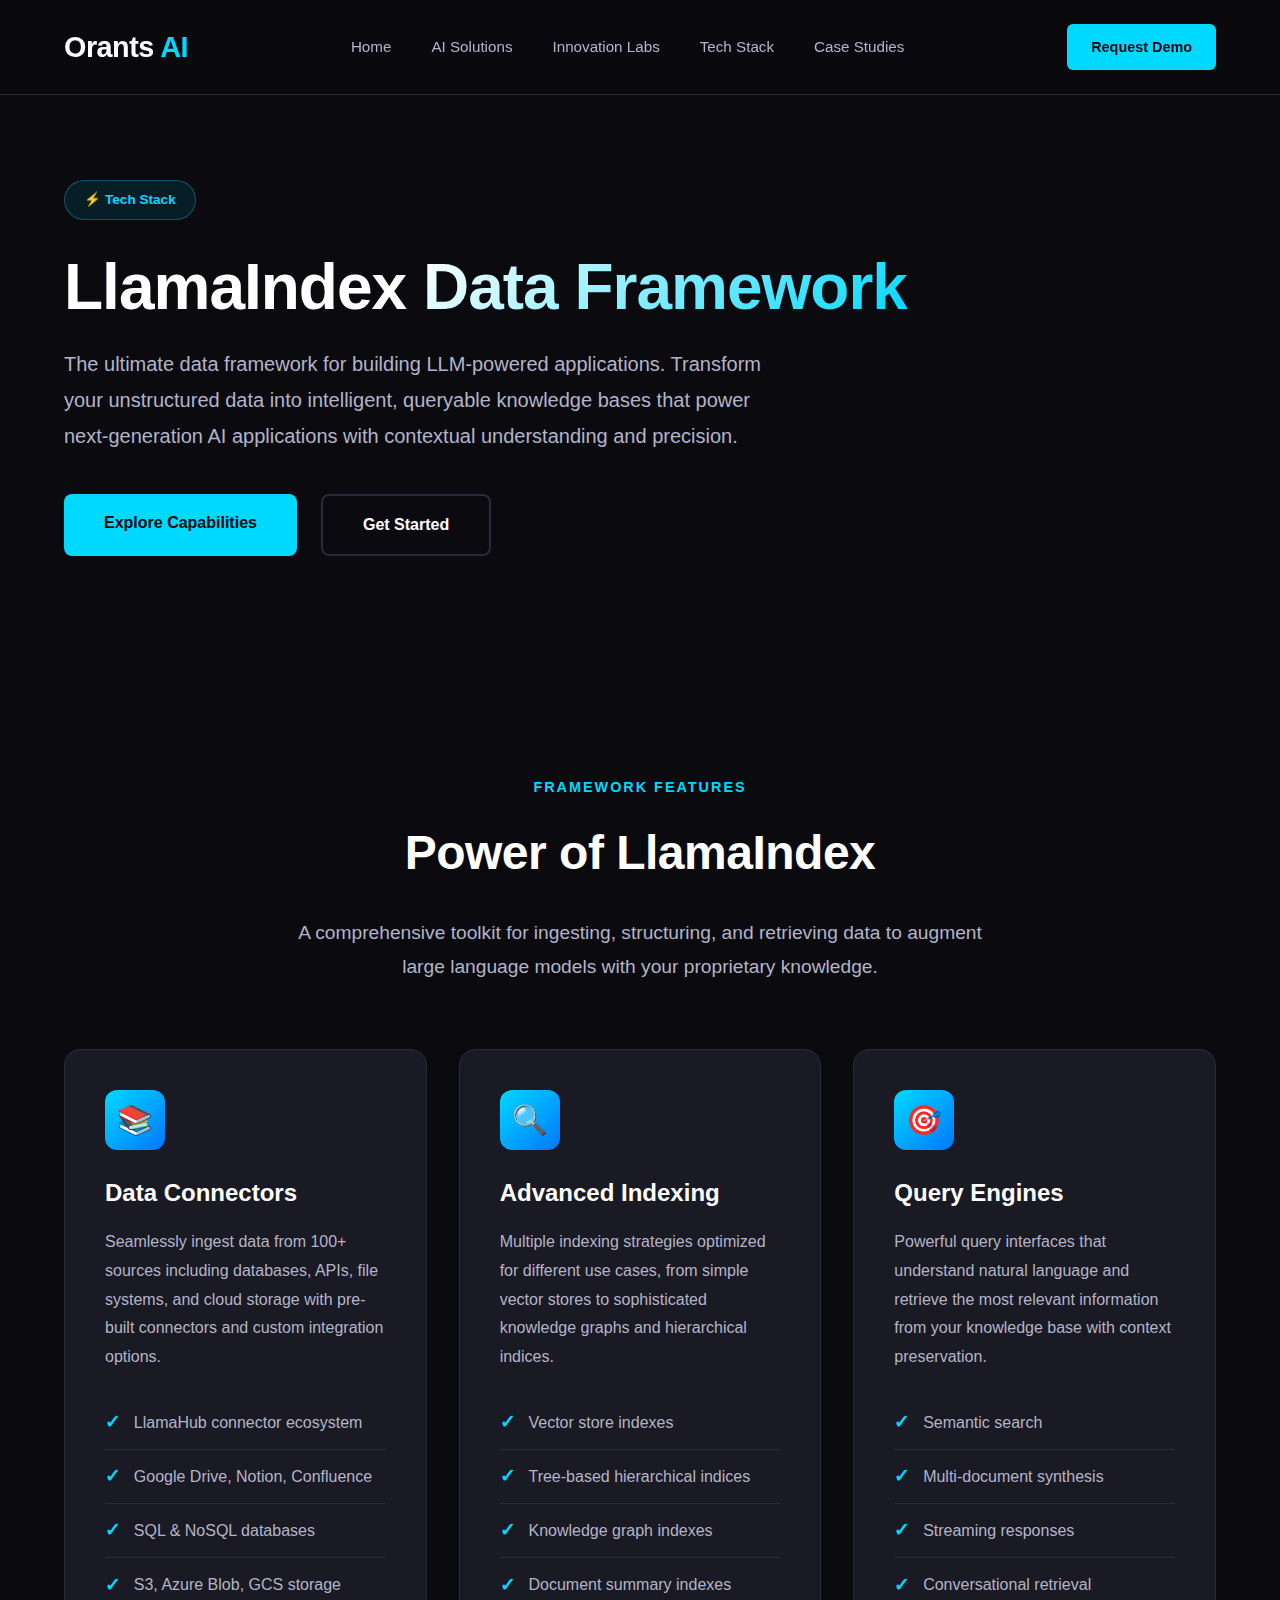
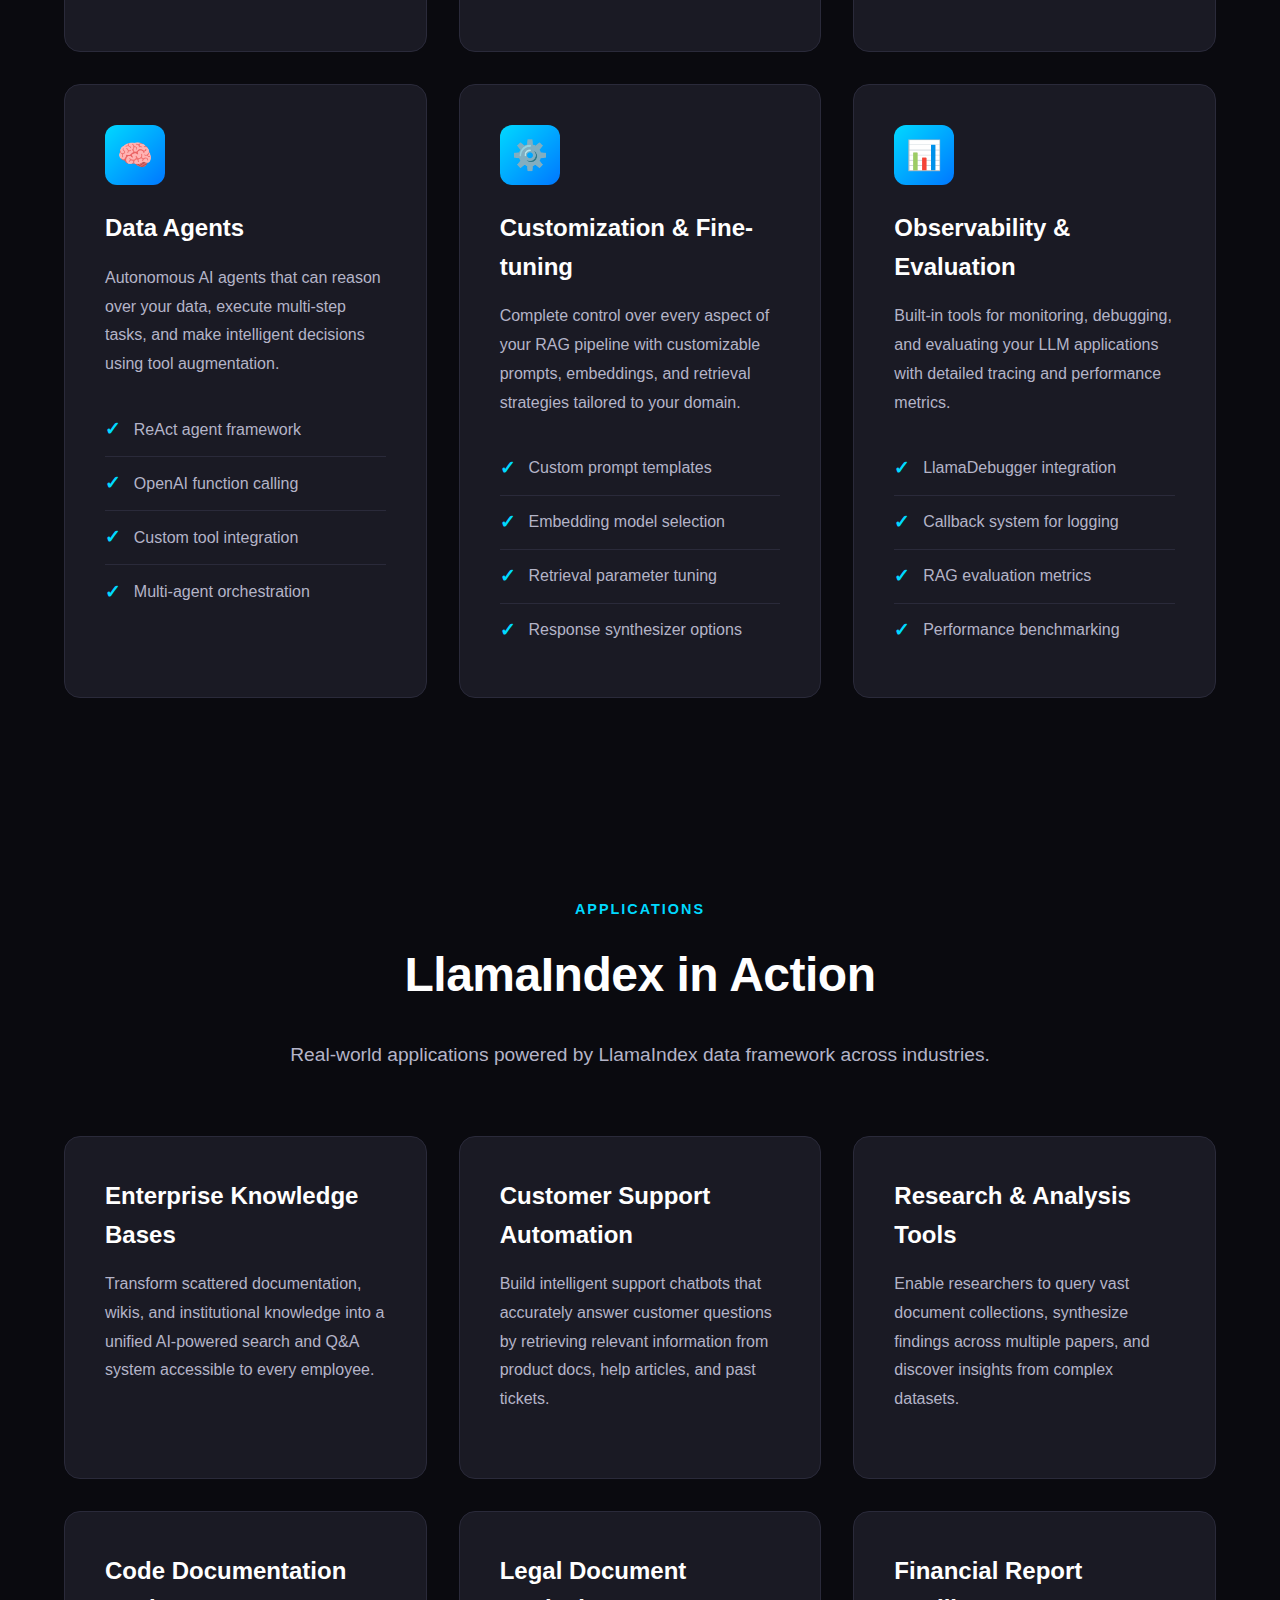
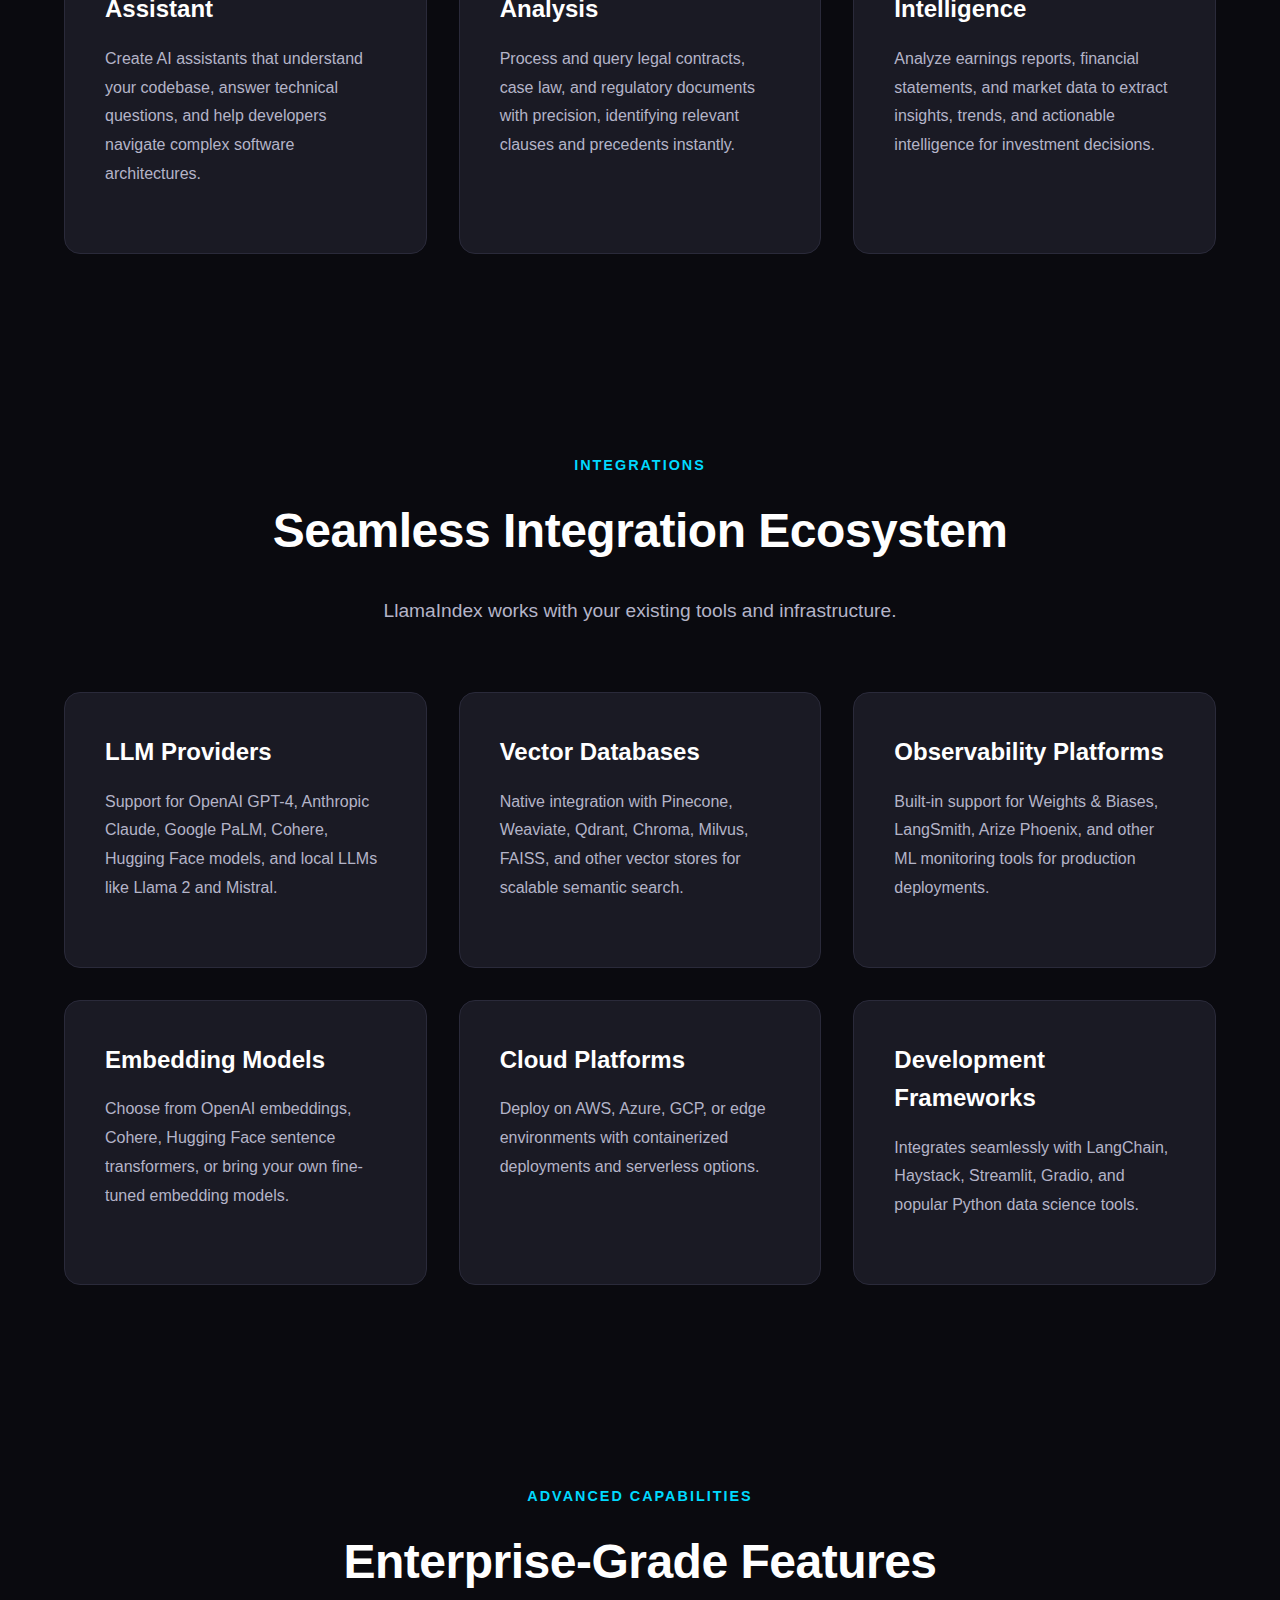
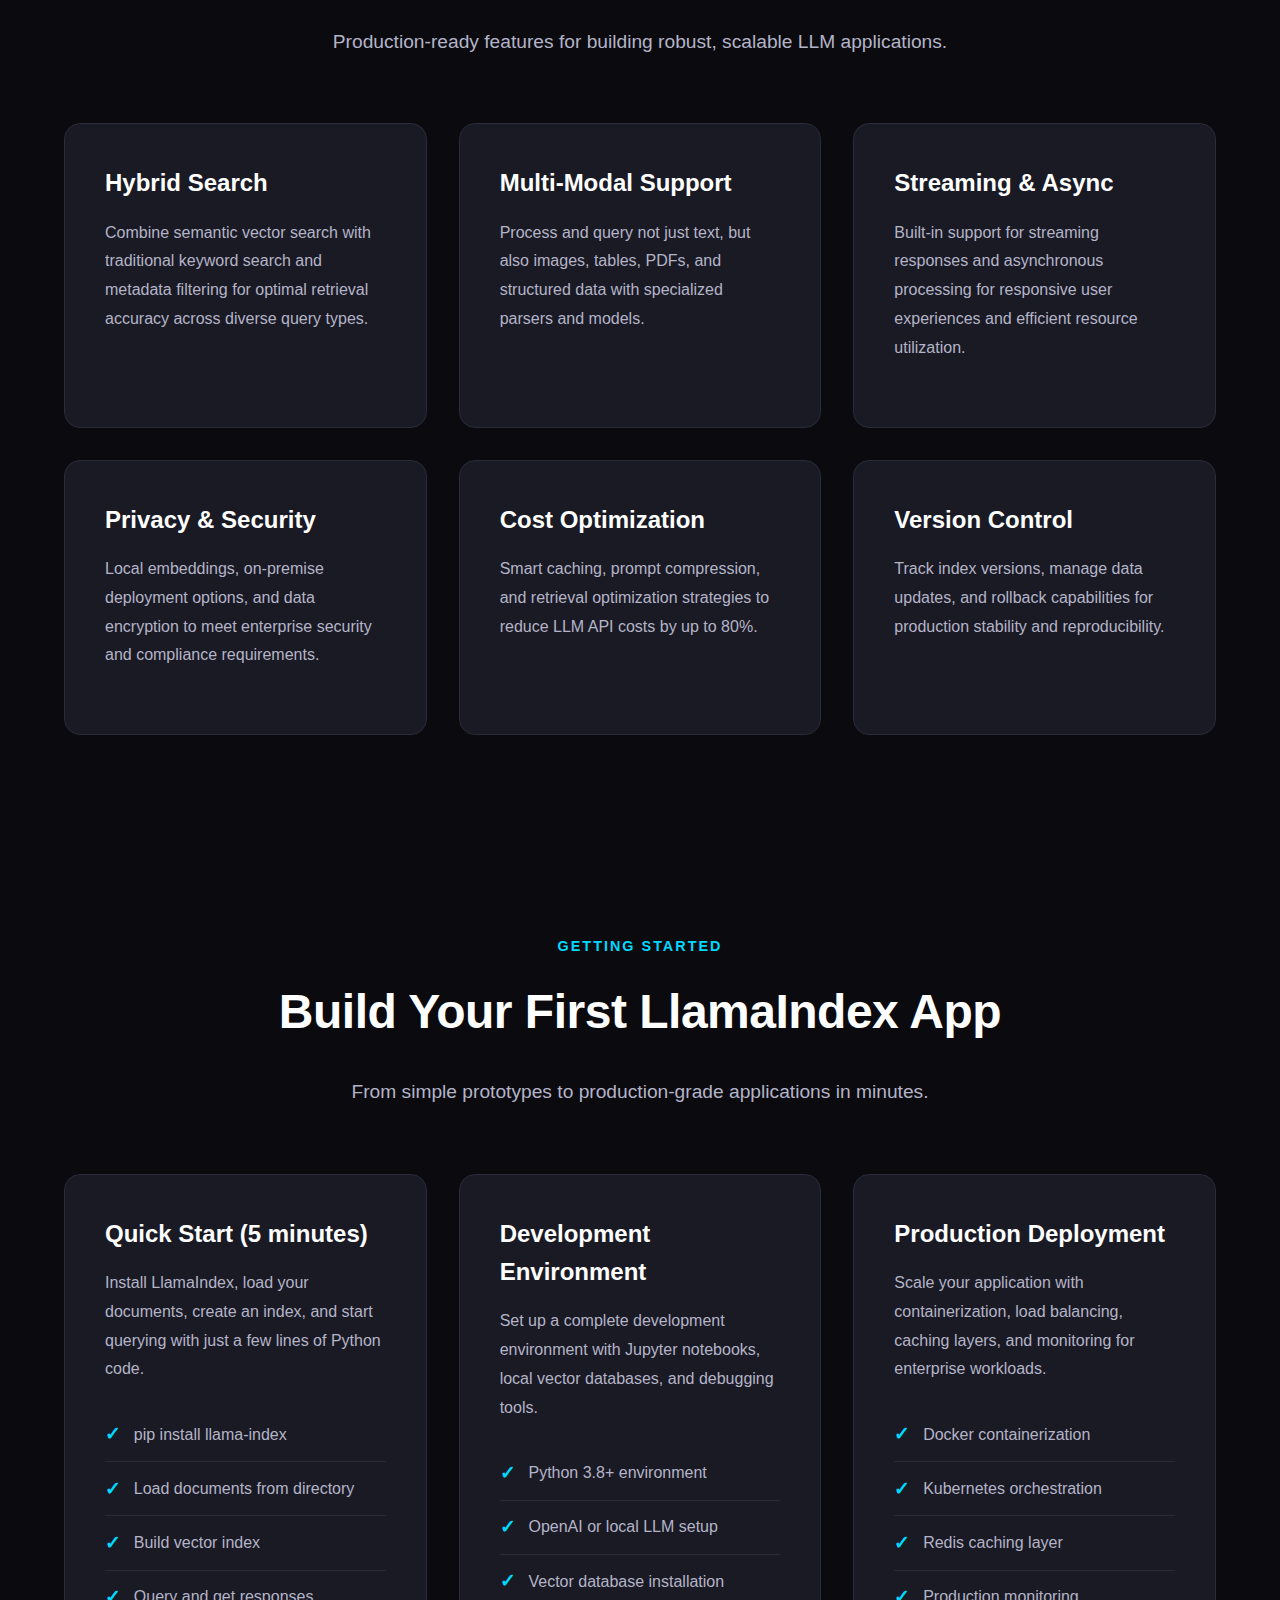
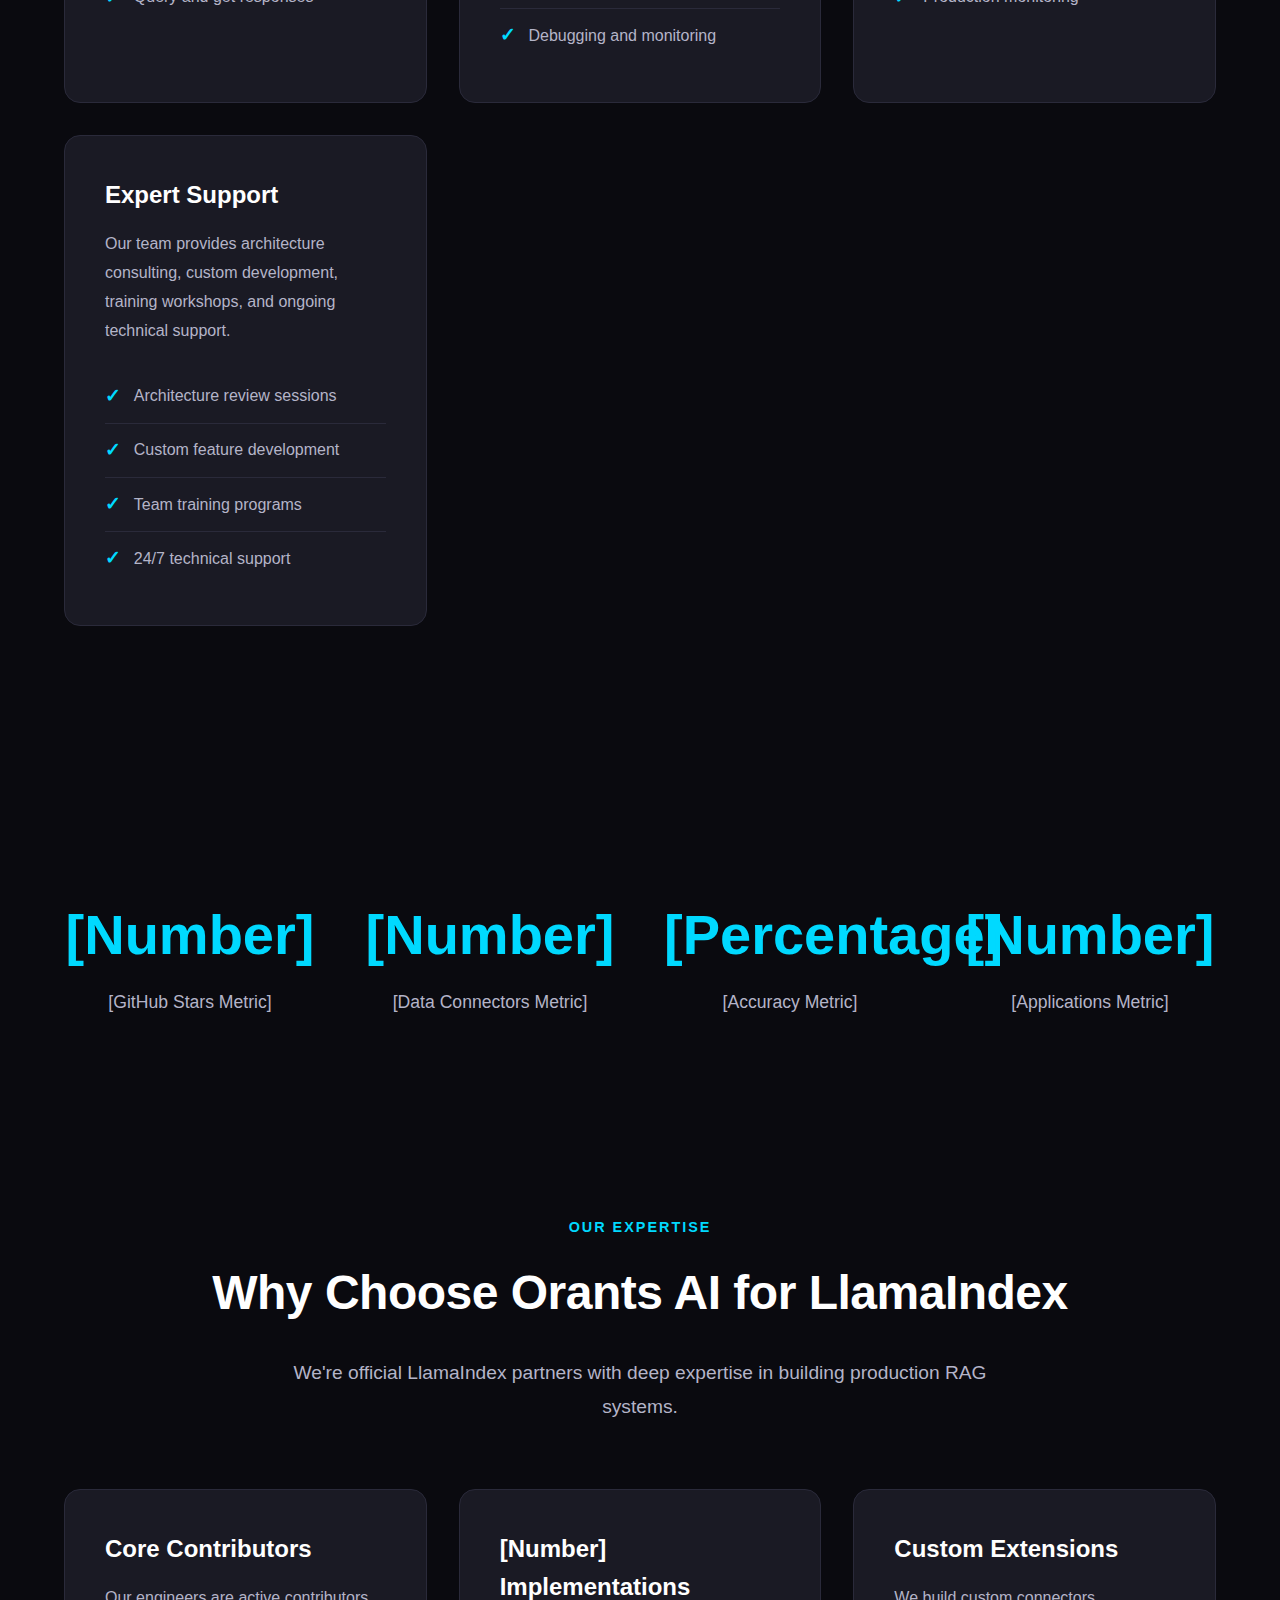
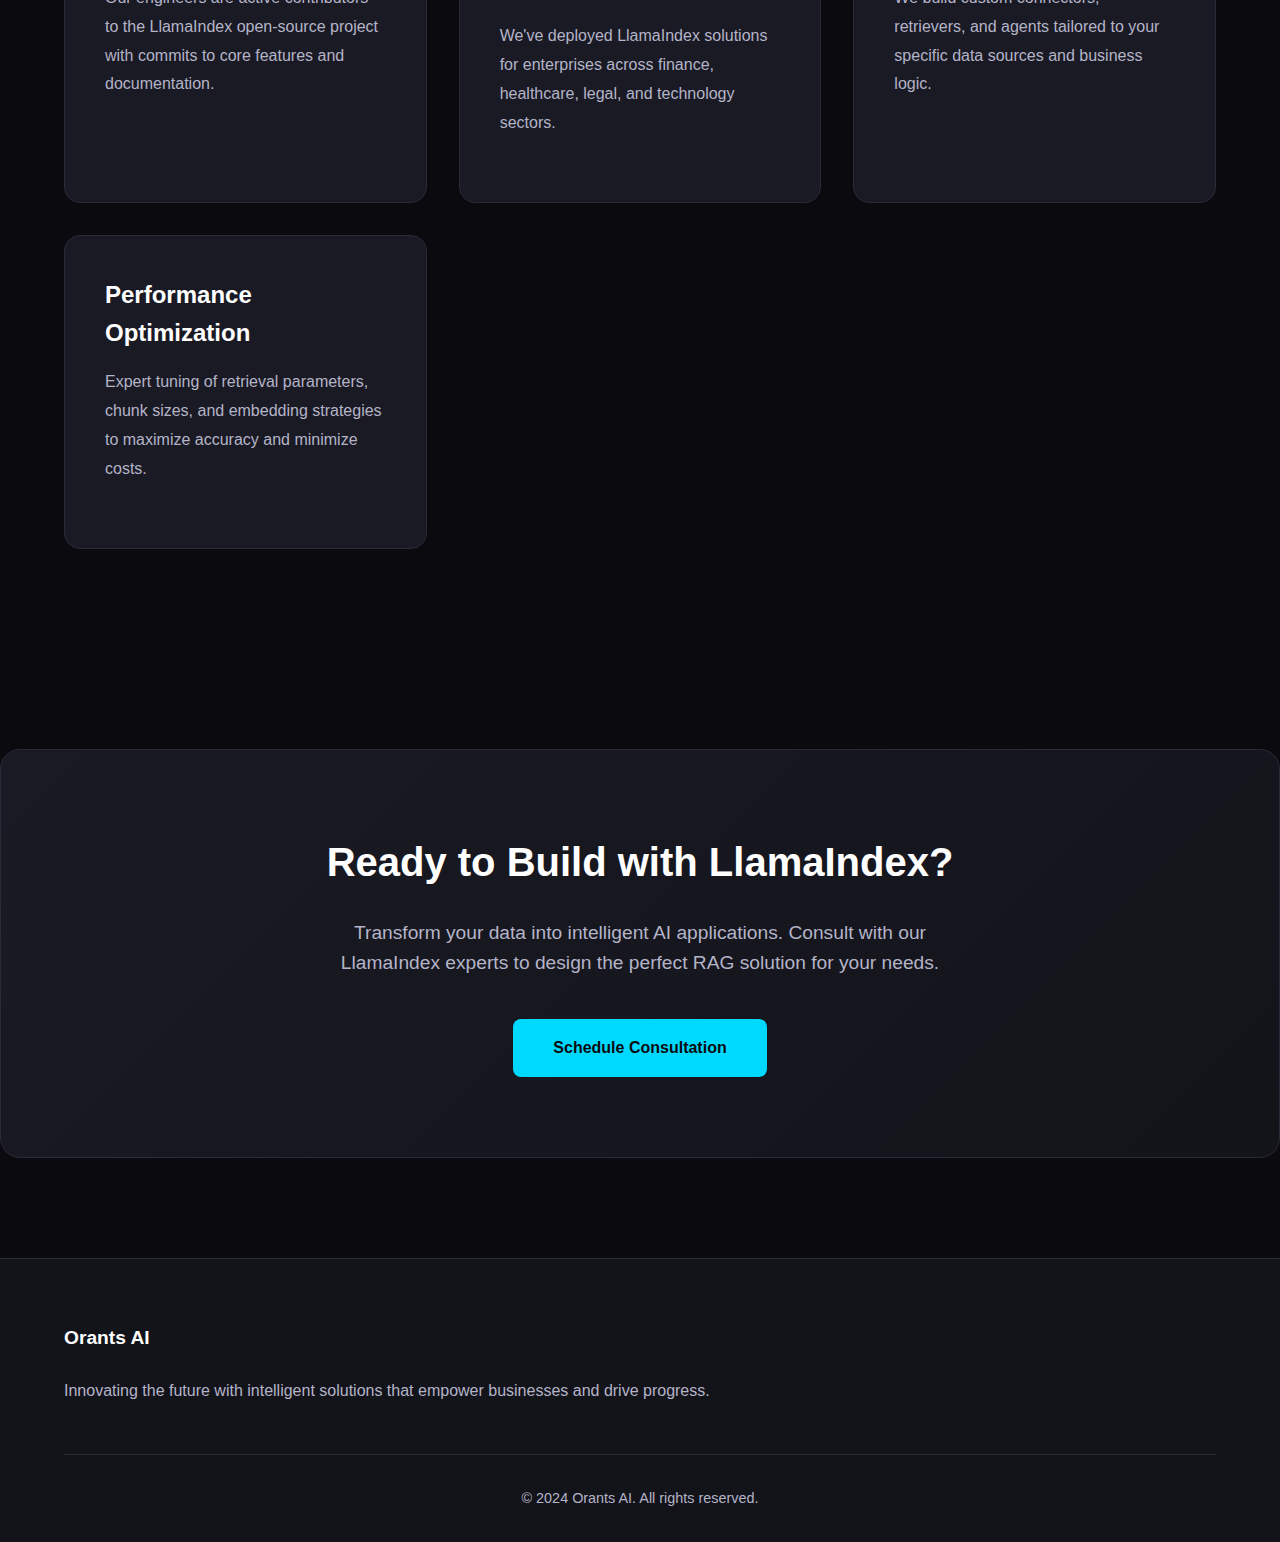
<file: llamaindex.html>
<!DOCTYPE html>
<html lang="en">
<head>
    <meta charset="UTF-8">
    <meta name="viewport" content="width=device-width, initial-scale=1.0">
    <title>LlamaIndex Technology - Orants AI</title>
    <link rel="stylesheet" href="css/style.css">
</head>
<body>
    <!-- Navigation -->
    <nav>
        <div class="nav-container">
            <a href="index.html" class="logo">Orants <span>AI</span></a>
            <ul class="nav-links">
                <li><a href="index.html">Home</a></li>
                <li><a href="chatbots-rag.html">AI Solutions</a></li>
                <li><a href="quantum-ai.html">Innovation Labs</a></li>
                <li><a href="llamaindex.html">Tech Stack</a></li>
                <li><a href="ai-healthcare.html">Case Studies</a></li>
            </ul>
            <a href="#contact" class="nav-cta">Request Demo</a>
        </div>
    </nav>

    <!-- Hero Section -->
    <section class="hero">
        <div class="hero-content">
            <span class="hero-tag">⚡ Tech Stack</span>
            <h1>LlamaIndex <span class="gradient-text">Data Framework</span></h1>
            <p>The ultimate data framework for building LLM-powered applications. Transform your unstructured data into intelligent, queryable knowledge bases that power next-generation AI applications with contextual understanding and precision.</p>
            <div class="hero-buttons">
                <a href="#capabilities" class="btn-primary">Explore Capabilities</a>
                <a href="#get-started" class="btn-secondary">Get Started</a>
            </div>
        </div>
    </section>

    <!-- Core Capabilities -->
    <section class="section" id="capabilities">
        <div class="section-header">
            <div class="section-tag">Framework Features</div>
            <h2 class="section-title">Power of LlamaIndex</h2>
            <p class="section-description">A comprehensive toolkit for ingesting, structuring, and retrieving data to augment large language models with your proprietary knowledge.</p>
        </div>
        
        <div class="features-grid">
            <div class="feature-card">
                <div class="feature-icon">📚</div>
                <h3>Data Connectors</h3>
                <p>Seamlessly ingest data from 100+ sources including databases, APIs, file systems, and cloud storage with pre-built connectors and custom integration options.</p>
                <ul class="feature-list">
                    <li>LlamaHub connector ecosystem</li>
                    <li>Google Drive, Notion, Confluence</li>
                    <li>SQL & NoSQL databases</li>
                    <li>S3, Azure Blob, GCS storage</li>
                </ul>
            </div>

            <div class="feature-card">
                <div class="feature-icon">🔍</div>
                <h3>Advanced Indexing</h3>
                <p>Multiple indexing strategies optimized for different use cases, from simple vector stores to sophisticated knowledge graphs and hierarchical indices.</p>
                <ul class="feature-list">
                    <li>Vector store indexes</li>
                    <li>Tree-based hierarchical indices</li>
                    <li>Knowledge graph indexes</li>
                    <li>Document summary indexes</li>
                </ul>
            </div>

            <div class="feature-card">
                <div class="feature-icon">🎯</div>
                <h3>Query Engines</h3>
                <p>Powerful query interfaces that understand natural language and retrieve the most relevant information from your knowledge base with context preservation.</p>
                <ul class="feature-list">
                    <li>Semantic search</li>
                    <li>Multi-document synthesis</li>
                    <li>Streaming responses</li>
                    <li>Conversational retrieval</li>
                </ul>
            </div>

            <div class="feature-card">
                <div class="feature-icon">🧠</div>
                <h3>Data Agents</h3>
                <p>Autonomous AI agents that can reason over your data, execute multi-step tasks, and make intelligent decisions using tool augmentation.</p>
                <ul class="feature-list">
                    <li>ReAct agent framework</li>
                    <li>OpenAI function calling</li>
                    <li>Custom tool integration</li>
                    <li>Multi-agent orchestration</li>
                </ul>
            </div>

            <div class="feature-card">
                <div class="feature-icon">⚙️</div>
                <h3>Customization & Fine-tuning</h3>
                <p>Complete control over every aspect of your RAG pipeline with customizable prompts, embeddings, and retrieval strategies tailored to your domain.</p>
                <ul class="feature-list">
                    <li>Custom prompt templates</li>
                    <li>Embedding model selection</li>
                    <li>Retrieval parameter tuning</li>
                    <li>Response synthesizer options</li>
                </ul>
            </div>

            <div class="feature-card">
                <div class="feature-icon">📊</div>
                <h3>Observability & Evaluation</h3>
                <p>Built-in tools for monitoring, debugging, and evaluating your LLM applications with detailed tracing and performance metrics.</p>
                <ul class="feature-list">
                    <li>LlamaDebugger integration</li>
                    <li>Callback system for logging</li>
                    <li>RAG evaluation metrics</li>
                    <li>Performance benchmarking</li>
                </ul>
            </div>
        </div>
    </section>

    <!-- Use Cases -->
    <section class="section">
        <div class="section-header">
            <div class="section-tag">Applications</div>
            <h2 class="section-title">LlamaIndex in Action</h2>
            <p class="section-description">Real-world applications powered by LlamaIndex data framework across industries.</p>
        </div>

        <div class="features-grid">
            <div class="feature-card">
                <h3>Enterprise Knowledge Bases</h3>
                <p>Transform scattered documentation, wikis, and institutional knowledge into a unified AI-powered search and Q&A system accessible to every employee.</p>
            </div>

            <div class="feature-card">
                <h3>Customer Support Automation</h3>
                <p>Build intelligent support chatbots that accurately answer customer questions by retrieving relevant information from product docs, help articles, and past tickets.</p>
            </div>

            <div class="feature-card">
                <h3>Research & Analysis Tools</h3>
                <p>Enable researchers to query vast document collections, synthesize findings across multiple papers, and discover insights from complex datasets.</p>
            </div>

            <div class="feature-card">
                <h3>Code Documentation Assistant</h3>
                <p>Create AI assistants that understand your codebase, answer technical questions, and help developers navigate complex software architectures.</p>
            </div>

            <div class="feature-card">
                <h3>Legal Document Analysis</h3>
                <p>Process and query legal contracts, case law, and regulatory documents with precision, identifying relevant clauses and precedents instantly.</p>
            </div>

            <div class="feature-card">
                <h3>Financial Report Intelligence</h3>
                <p>Analyze earnings reports, financial statements, and market data to extract insights, trends, and actionable intelligence for investment decisions.</p>
            </div>
        </div>
    </section>

    <!-- Integration Ecosystem -->
    <section class="section">
        <div class="section-header">
            <div class="section-tag">Integrations</div>
            <h2 class="section-title">Seamless Integration Ecosystem</h2>
            <p class="section-description">LlamaIndex works with your existing tools and infrastructure.</p>
        </div>

        <div class="features-grid">
            <div class="feature-card">
                <h3>LLM Providers</h3>
                <p>Support for OpenAI GPT-4, Anthropic Claude, Google PaLM, Cohere, Hugging Face models, and local LLMs like Llama 2 and Mistral.</p>
            </div>

            <div class="feature-card">
                <h3>Vector Databases</h3>
                <p>Native integration with Pinecone, Weaviate, Qdrant, Chroma, Milvus, FAISS, and other vector stores for scalable semantic search.</p>
            </div>

            <div class="feature-card">
                <h3>Observability Platforms</h3>
                <p>Built-in support for Weights & Biases, LangSmith, Arize Phoenix, and other ML monitoring tools for production deployments.</p>
            </div>

            <div class="feature-card">
                <h3>Embedding Models</h3>
                <p>Choose from OpenAI embeddings, Cohere, Hugging Face sentence transformers, or bring your own fine-tuned embedding models.</p>
            </div>

            <div class="feature-card">
                <h3>Cloud Platforms</h3>
                <p>Deploy on AWS, Azure, GCP, or edge environments with containerized deployments and serverless options.</p>
            </div>

            <div class="feature-card">
                <h3>Development Frameworks</h3>
                <p>Integrates seamlessly with LangChain, Haystack, Streamlit, Gradio, and popular Python data science tools.</p>
            </div>
        </div>
    </section>

    <!-- Advanced Features -->
    <section class="section">
        <div class="section-header">
            <div class="section-tag">Advanced Capabilities</div>
            <h2 class="section-title">Enterprise-Grade Features</h2>
            <p class="section-description">Production-ready features for building robust, scalable LLM applications.</p>
        </div>

        <div class="features-grid">
            <div class="feature-card">
                <h3>Hybrid Search</h3>
                <p>Combine semantic vector search with traditional keyword search and metadata filtering for optimal retrieval accuracy across diverse query types.</p>
            </div>

            <div class="feature-card">
                <h3>Multi-Modal Support</h3>
                <p>Process and query not just text, but also images, tables, PDFs, and structured data with specialized parsers and models.</p>
            </div>

            <div class="feature-card">
                <h3>Streaming & Async</h3>
                <p>Built-in support for streaming responses and asynchronous processing for responsive user experiences and efficient resource utilization.</p>
            </div>

            <div class="feature-card">
                <h3>Privacy & Security</h3>
                <p>Local embeddings, on-premise deployment options, and data encryption to meet enterprise security and compliance requirements.</p>
            </div>

            <div class="feature-card">
                <h3>Cost Optimization</h3>
                <p>Smart caching, prompt compression, and retrieval optimization strategies to reduce LLM API costs by up to 80%.</p>
            </div>

            <div class="feature-card">
                <h3>Version Control</h3>
                <p>Track index versions, manage data updates, and rollback capabilities for production stability and reproducibility.</p>
            </div>
        </div>
    </section>

    <!-- Implementation Guide -->
    <section class="section" id="get-started">
        <div class="section-header">
            <div class="section-tag">Getting Started</div>
            <h2 class="section-title">Build Your First LlamaIndex App</h2>
            <p class="section-description">From simple prototypes to production-grade applications in minutes.</p>
        </div>

        <div class="features-grid">
            <div class="feature-card">
                <h3>Quick Start (5 minutes)</h3>
                <p>Install LlamaIndex, load your documents, create an index, and start querying with just a few lines of Python code.</p>
                <ul class="feature-list">
                    <li>pip install llama-index</li>
                    <li>Load documents from directory</li>
                    <li>Build vector index</li>
                    <li>Query and get responses</li>
                </ul>
            </div>

            <div class="feature-card">
                <h3>Development Environment</h3>
                <p>Set up a complete development environment with Jupyter notebooks, local vector databases, and debugging tools.</p>
                <ul class="feature-list">
                    <li>Python 3.8+ environment</li>
                    <li>OpenAI or local LLM setup</li>
                    <li>Vector database installation</li>
                    <li>Debugging and monitoring</li>
                </ul>
            </div>

            <div class="feature-card">
                <h3>Production Deployment</h3>
                <p>Scale your application with containerization, load balancing, caching layers, and monitoring for enterprise workloads.</p>
                <ul class="feature-list">
                    <li>Docker containerization</li>
                    <li>Kubernetes orchestration</li>
                    <li>Redis caching layer</li>
                    <li>Production monitoring</li>
                </ul>
            </div>

            <div class="feature-card">
                <h3>Expert Support</h3>
                <p>Our team provides architecture consulting, custom development, training workshops, and ongoing technical support.</p>
                <ul class="feature-list">
                    <li>Architecture review sessions</li>
                    <li>Custom feature development</li>
                    <li>Team training programs</li>
                    <li>24/7 technical support</li>
                </ul>
            </div>
        </div>
    </section>

    <!-- Success Metrics -->
    <section class="section">
        <div class="stats-grid">
            <div class="stat-item">
                <div class="stat-number">[Number]</div>
                <div class="stat-label">[GitHub Stars Metric]</div>
            </div>
            <div class="stat-item">
                <div class="stat-number">[Number]</div>
                <div class="stat-label">[Data Connectors Metric]</div>
            </div>
            <div class="stat-item">
                <div class="stat-number">[Percentage]</div>
                <div class="stat-label">[Accuracy Metric]</div>
            </div>
            <div class="stat-item">
                <div class="stat-number">[Number]</div>
                <div class="stat-label">[Applications Metric]</div>
            </div>
        </div>
    </section>

    <!-- Why Choose Us -->
    <section class="section">
        <div class="section-header">
            <div class="section-tag">Our Expertise</div>
            <h2 class="section-title">Why Choose Orants AI for LlamaIndex</h2>
            <p class="section-description">We're official LlamaIndex partners with deep expertise in building production RAG systems.</p>
        </div>

        <div class="features-grid">
            <div class="feature-card">
                <h3>Core Contributors</h3>
                <p>Our engineers are active contributors to the LlamaIndex open-source project with commits to core features and documentation.</p>
            </div>

            <div class="feature-card">
                <h3>[Number] Implementations</h3>
                <p>We've deployed LlamaIndex solutions for enterprises across finance, healthcare, legal, and technology sectors.</p>
            </div>

            <div class="feature-card">
                <h3>Custom Extensions</h3>
                <p>We build custom connectors, retrievers, and agents tailored to your specific data sources and business logic.</p>
            </div>

            <div class="feature-card">
                <h3>Performance Optimization</h3>
                <p>Expert tuning of retrieval parameters, chunk sizes, and embedding strategies to maximize accuracy and minimize costs.</p>
            </div>
        </div>
    </section>

    <!-- CTA Section -->
    <section class="cta-section">
        <h2>Ready to Build with LlamaIndex?</h2>
        <p>Transform your data into intelligent AI applications. Consult with our LlamaIndex experts to design the perfect RAG solution for your needs.</p>
        <a href="#contact" class="btn-primary">Schedule Consultation</a>
    </section>

    <!-- Footer -->
    <footer>
        <div class="footer-content">
            <div class="footer-section">
                <h3>Orants AI</h3>
                <p>Innovating the future with intelligent solutions that empower businesses and drive progress.</p>
            </div>
        </div>
        <div class="footer-bottom">
            <p>&copy; 2024 Orants AI. All rights reserved.</p>
        </div>
    </footer>
</body>
</html>
</file>
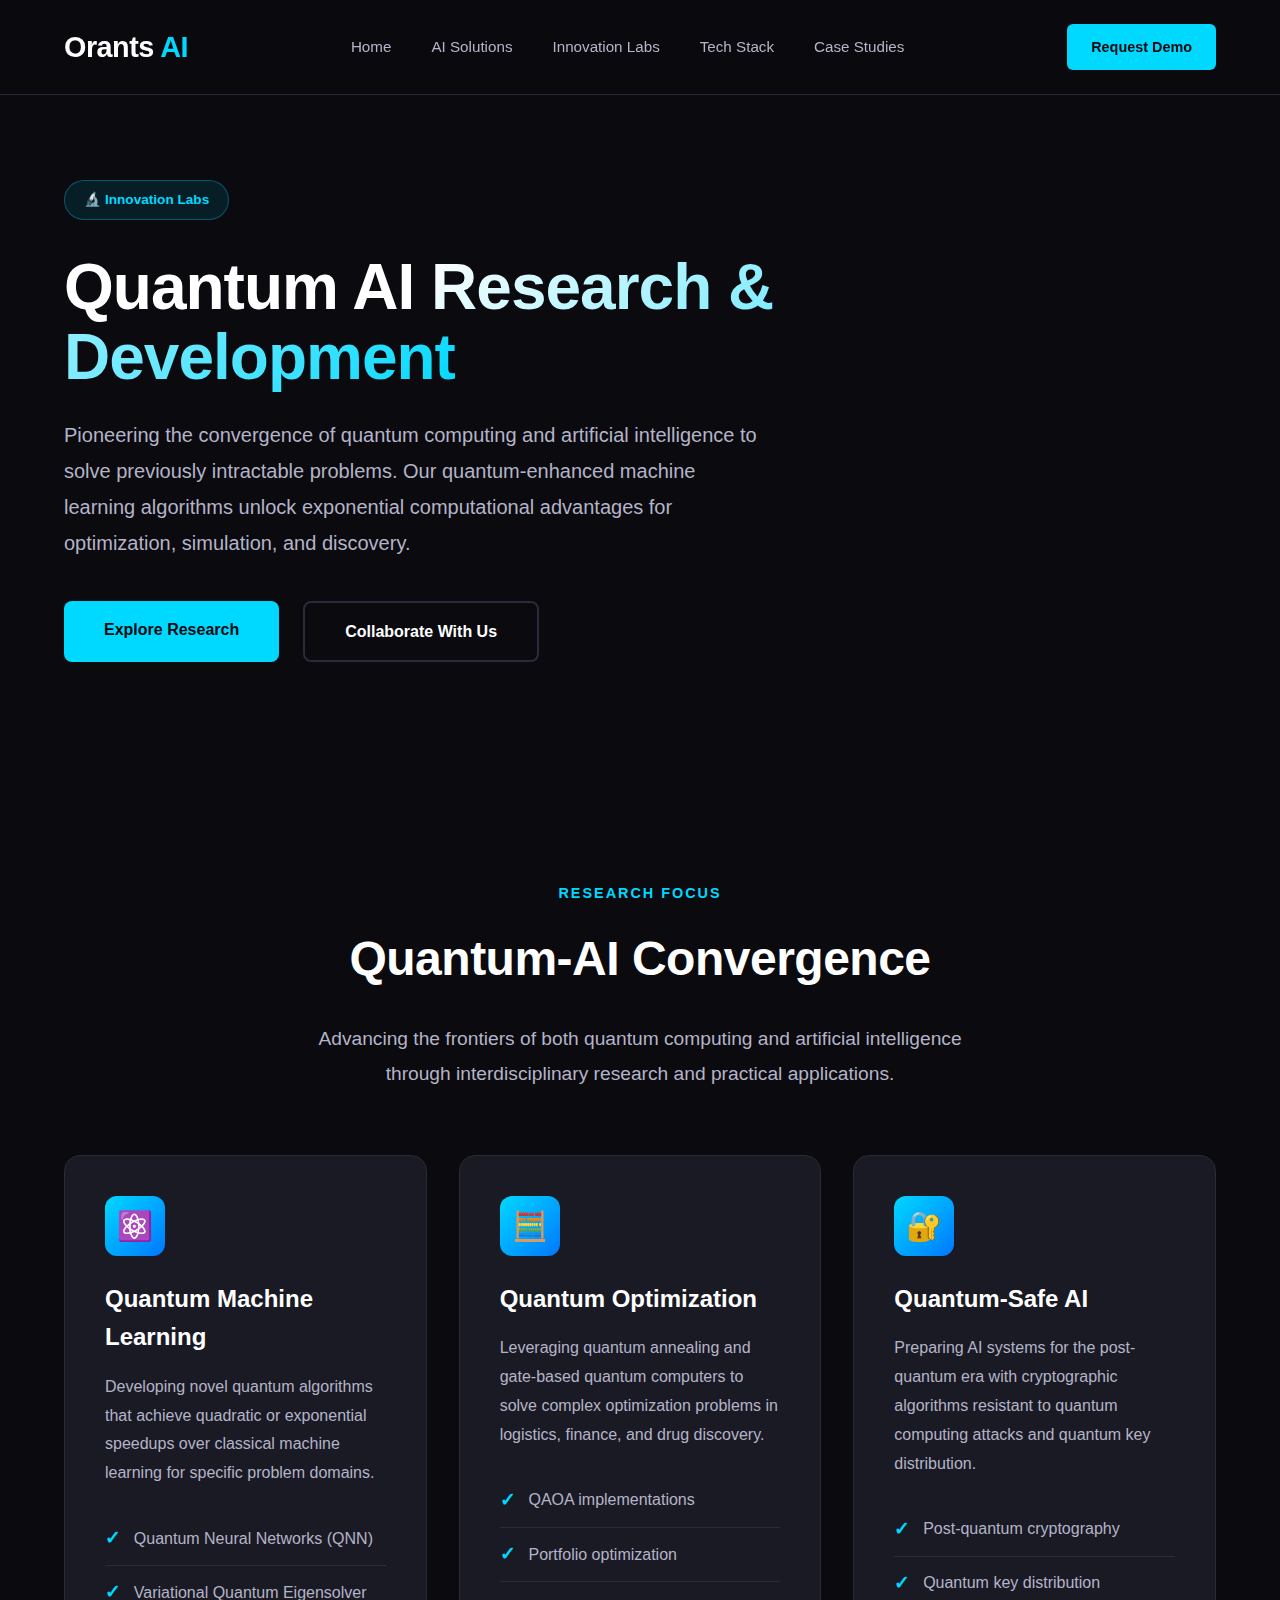
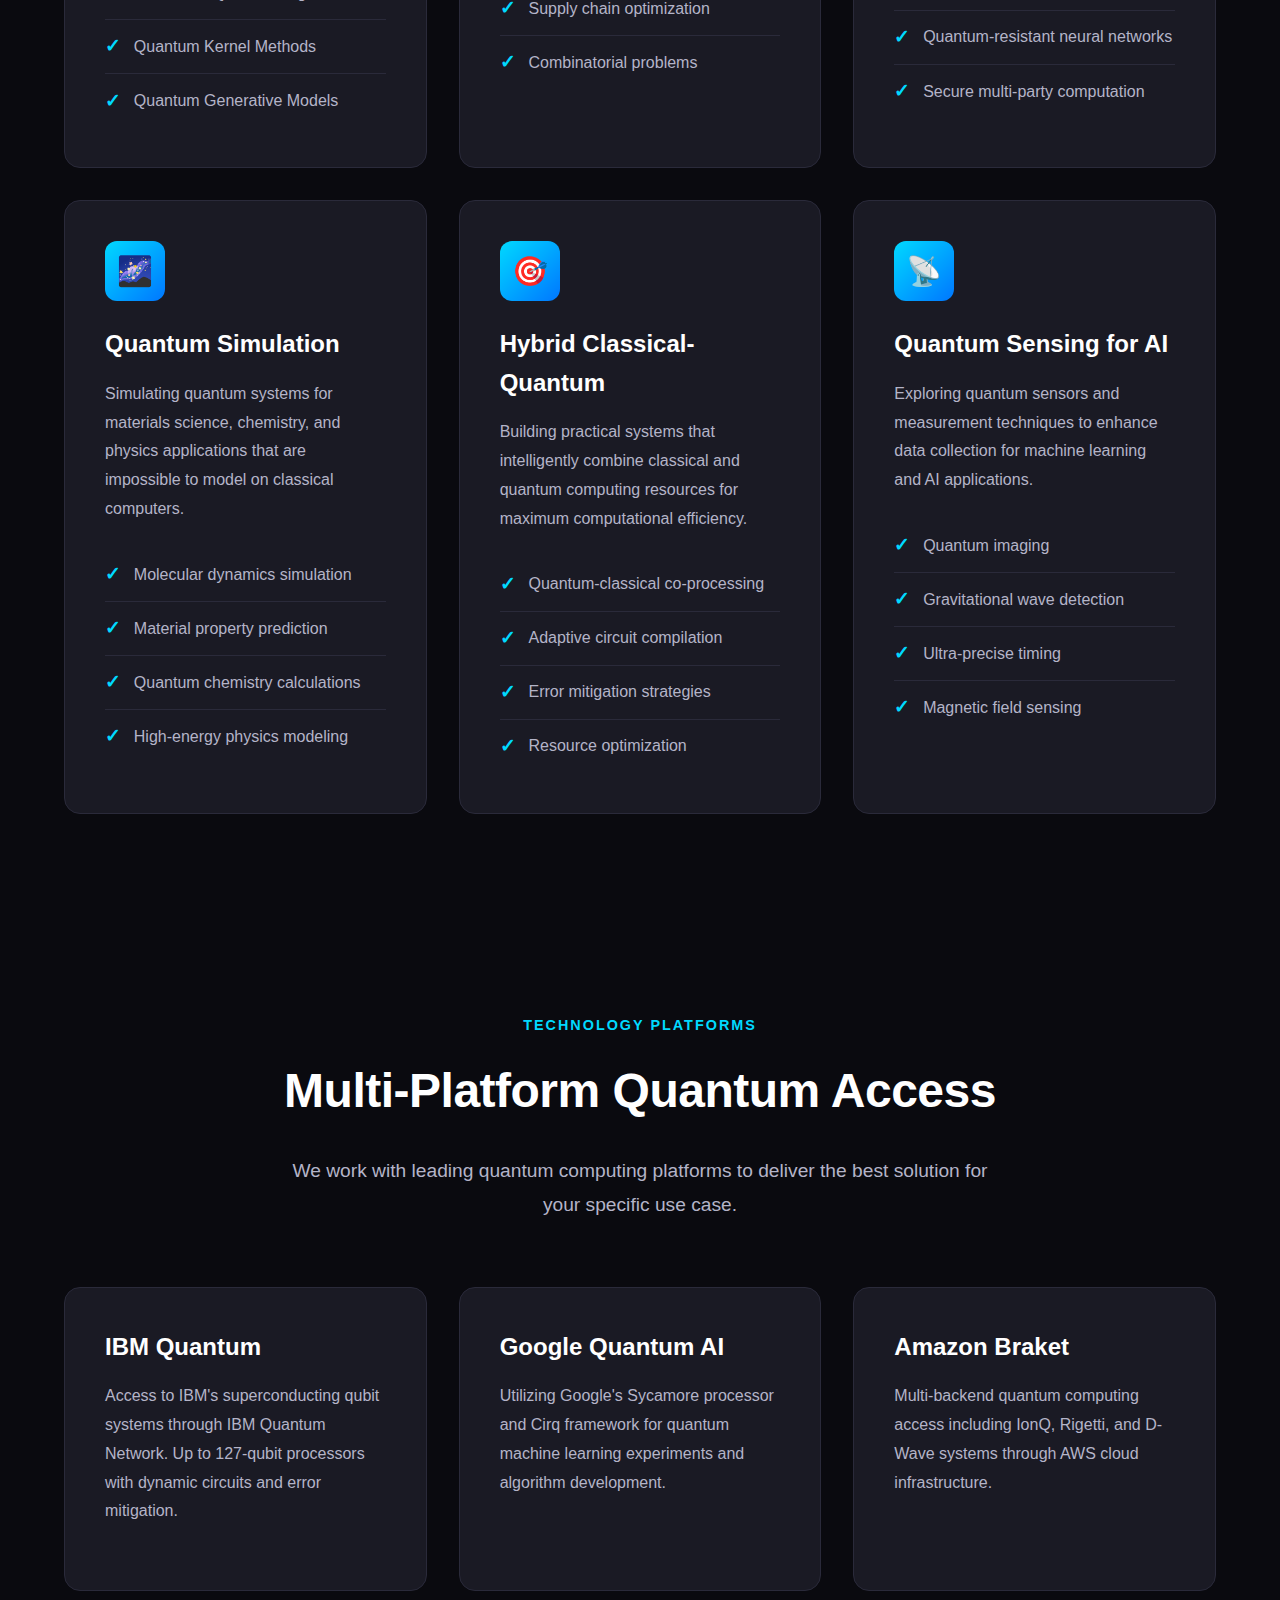
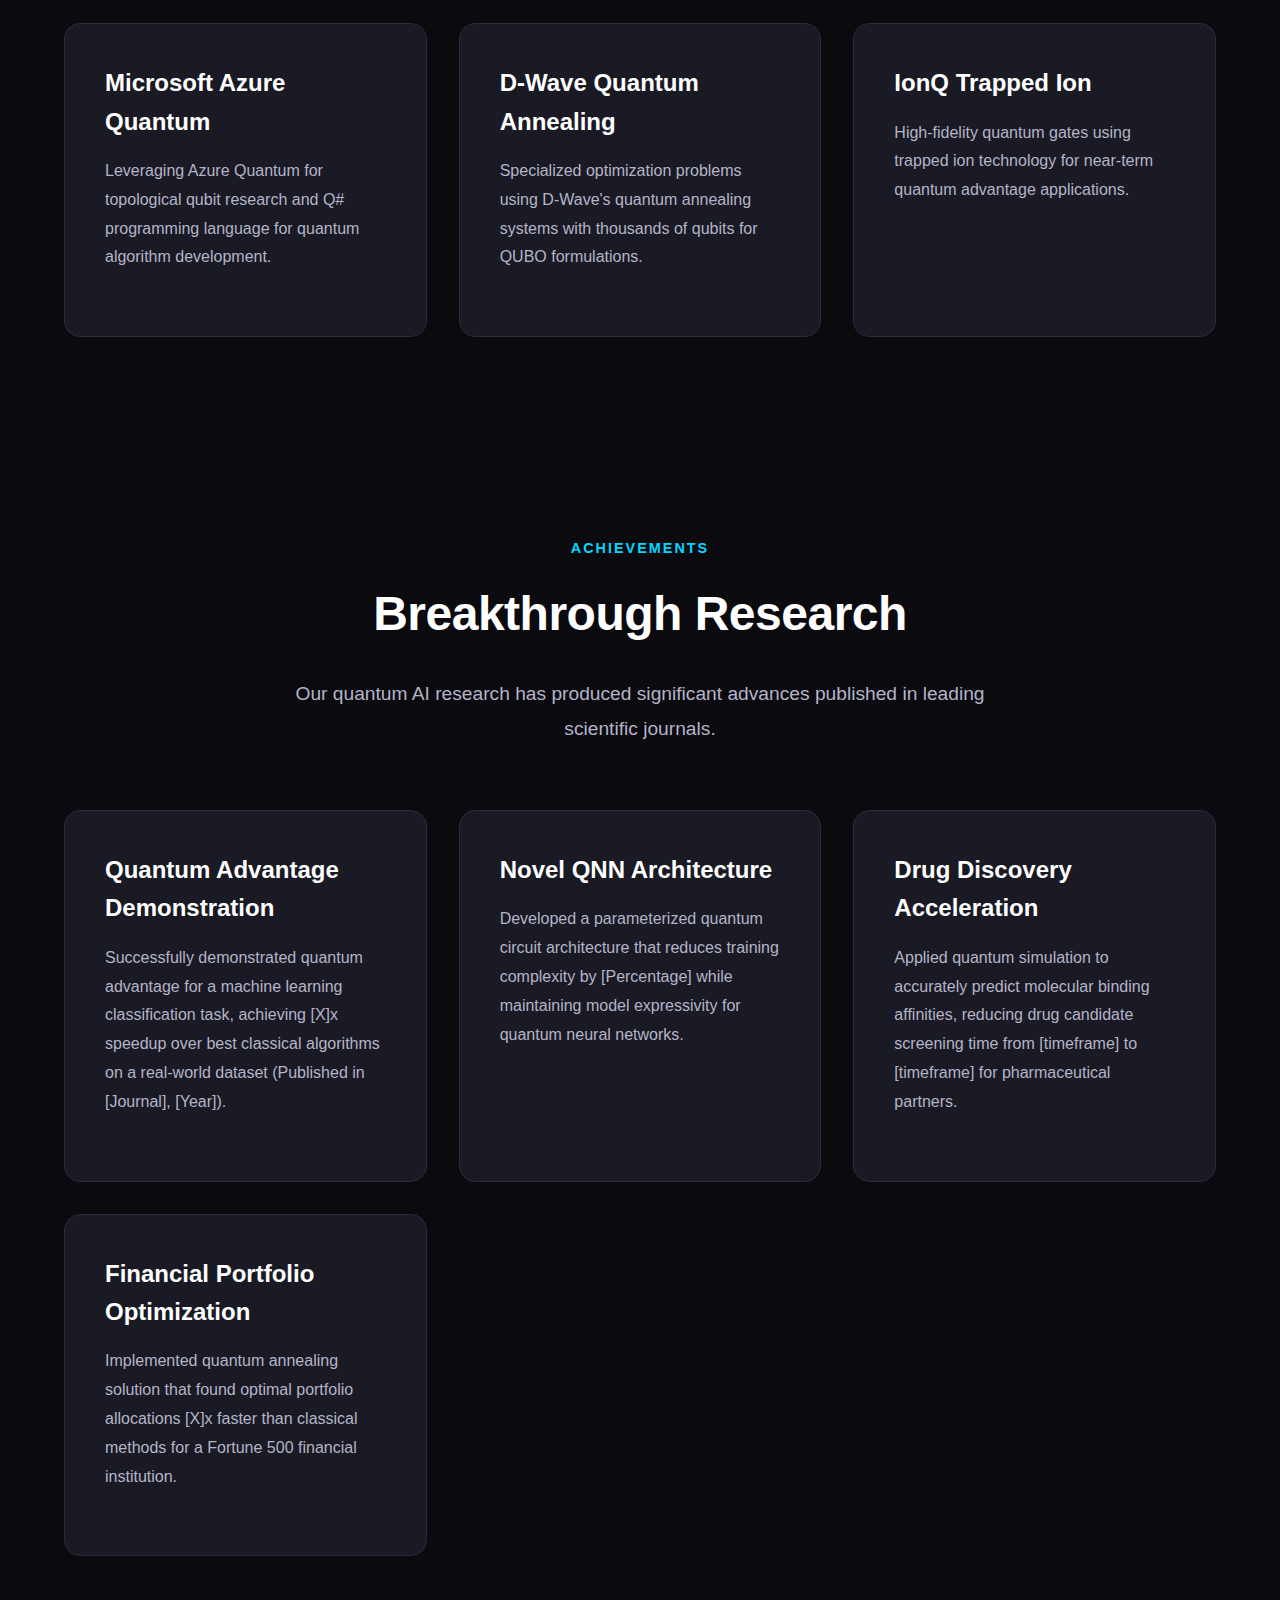
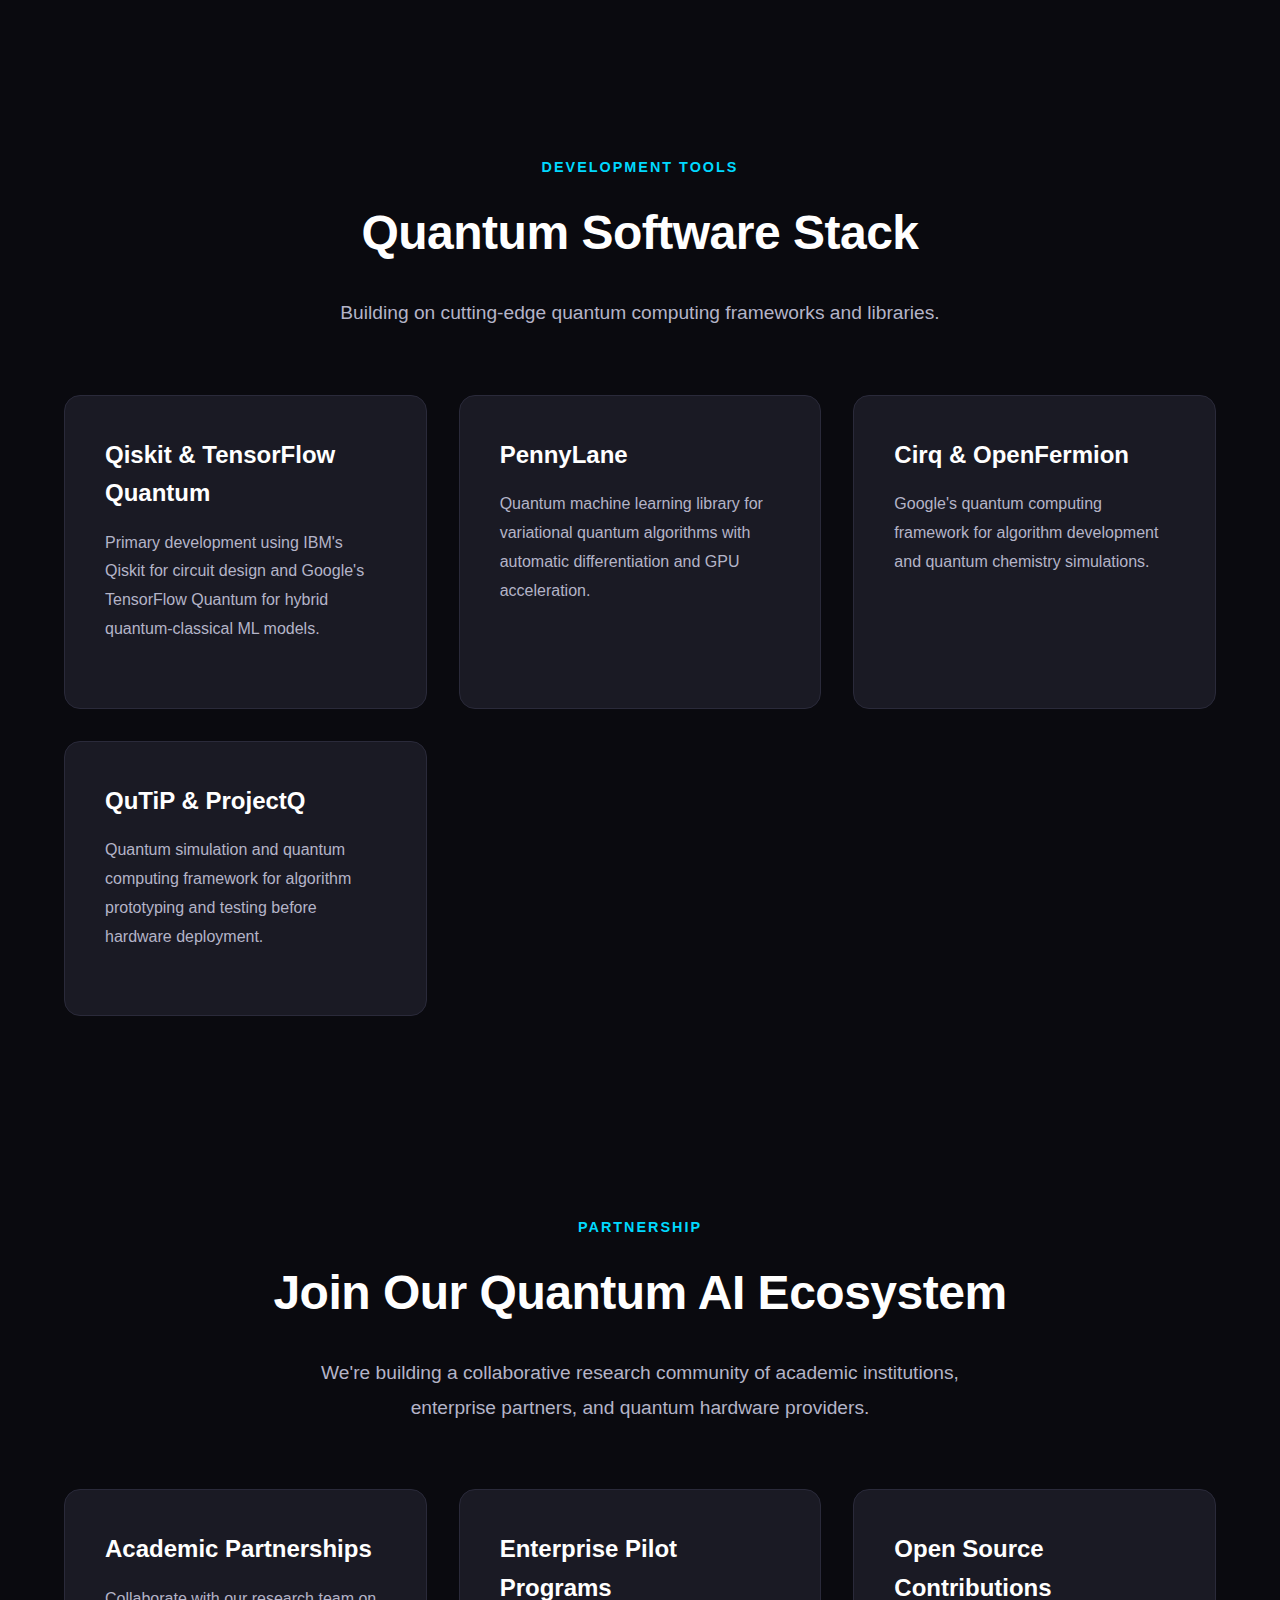
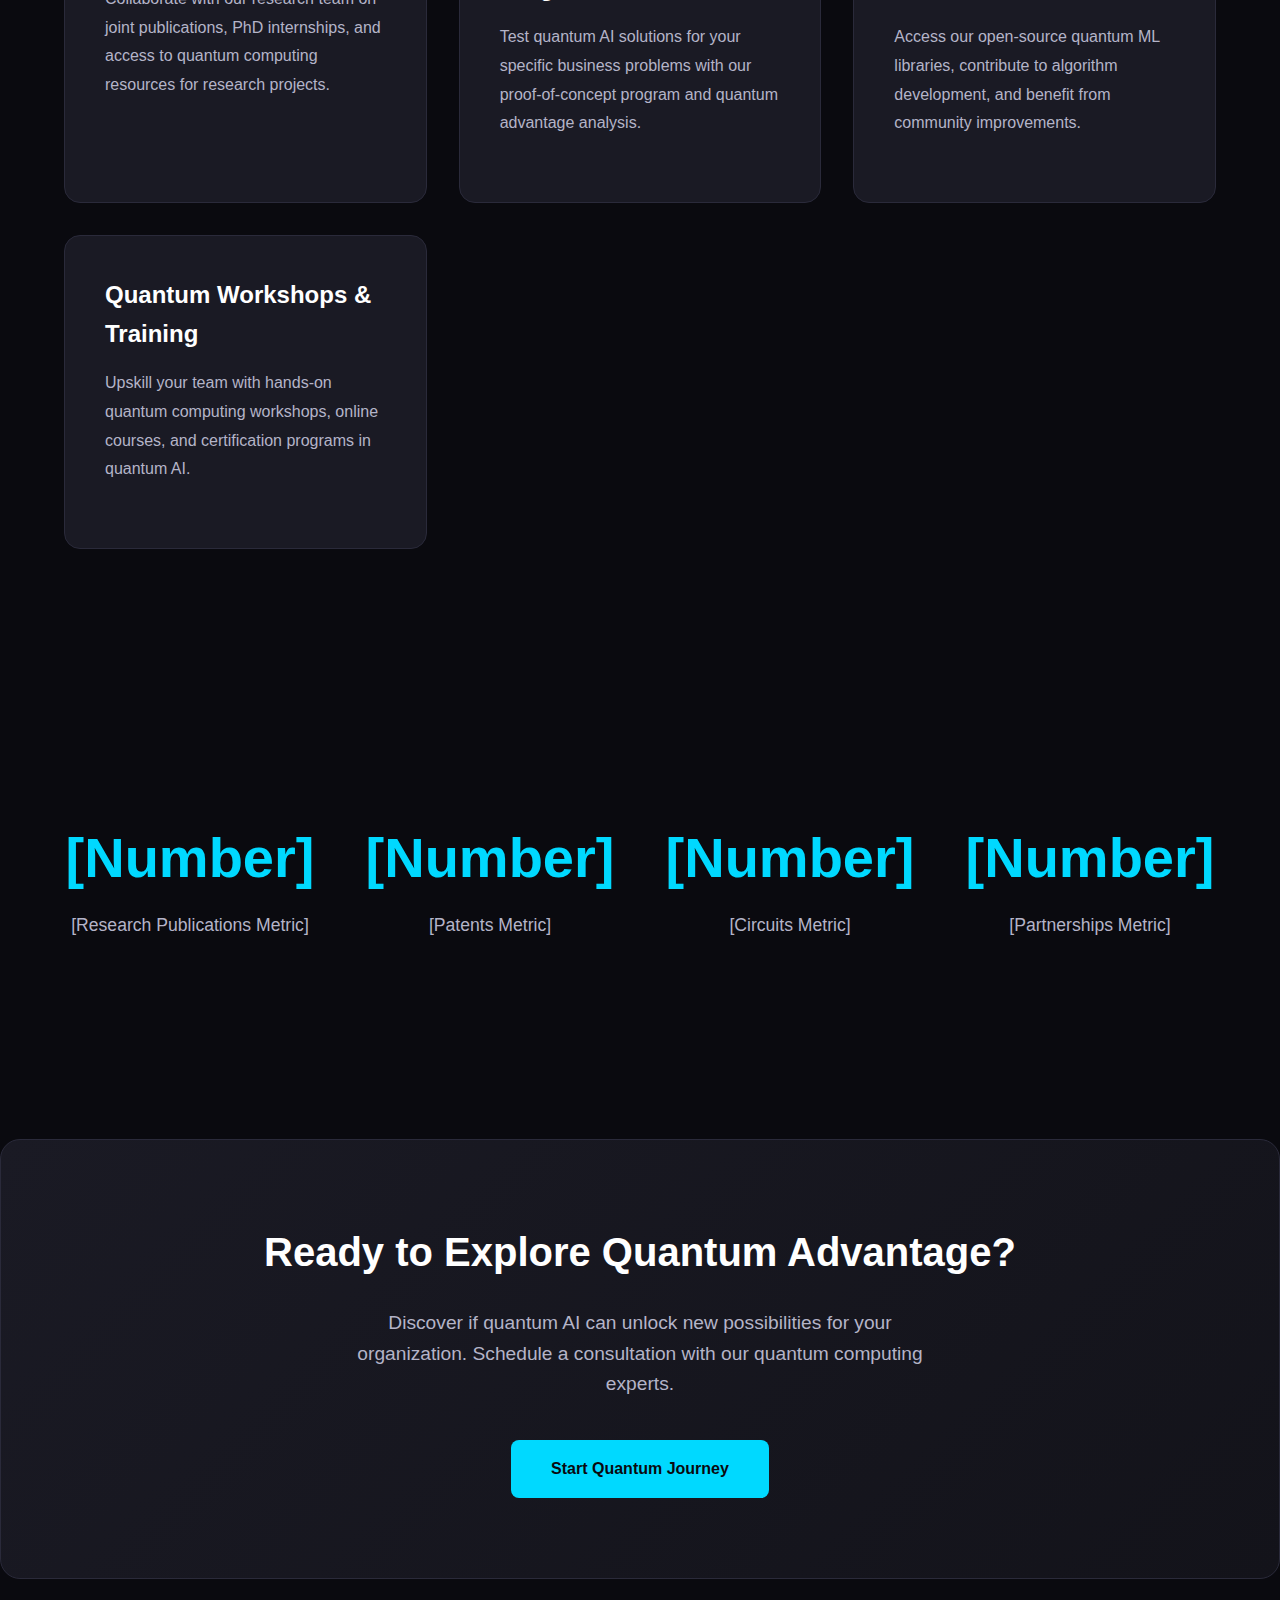
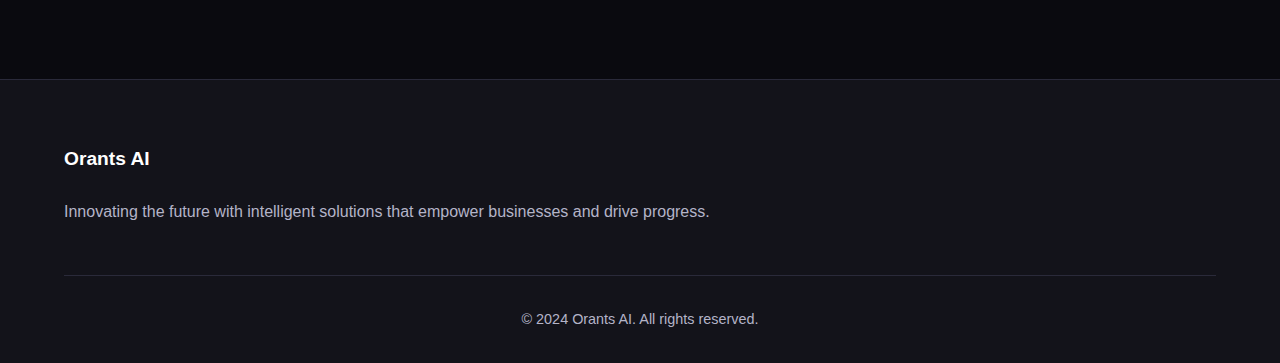
<file: quantum-ai.html>
<!DOCTYPE html>
<html lang="en">
<head>
    <meta charset="UTF-8">
    <meta name="viewport" content="width=device-width, initial-scale=1.0">
    <title>Quantum AI Research & Development - Orants AI</title>
    <link rel="stylesheet" href="css/style.css">
</head>
<body>
    <!-- Navigation -->
    <nav>
        <div class="nav-container">
            <a href="index.html" class="logo">Orants <span>AI</span></a>
            <ul class="nav-links">
                <li><a href="index.html">Home</a></li>
                <li><a href="chatbots-rag.html">AI Solutions</a></li>
                <li><a href="quantum-ai.html">Innovation Labs</a></li>
                <li><a href="llamaindex.html">Tech Stack</a></li>
                <li><a href="ai-healthcare.html">Case Studies</a></li>
            </ul>
            <a href="#contact" class="nav-cta">Request Demo</a>
        </div>
    </nav>

    <!-- Hero Section -->
    <section class="hero">
        <div class="hero-content">
            <span class="hero-tag">🔬 Innovation Labs</span>
            <h1>Quantum AI <span class="gradient-text">Research & Development</span></h1>
            <p>Pioneering the convergence of quantum computing and artificial intelligence to solve previously intractable problems. Our quantum-enhanced machine learning algorithms unlock exponential computational advantages for optimization, simulation, and discovery.</p>
            <div class="hero-buttons">
                <a href="#research" class="btn-primary">Explore Research</a>
                <a href="#collaborate" class="btn-secondary">Collaborate With Us</a>
            </div>
        </div>
    </section>

    <!-- Research Areas -->
    <section class="section" id="research">
        <div class="section-header">
            <div class="section-tag">Research Focus</div>
            <h2 class="section-title">Quantum-AI Convergence</h2>
            <p class="section-description">Advancing the frontiers of both quantum computing and artificial intelligence through interdisciplinary research and practical applications.</p>
        </div>
        
        <div class="features-grid">
            <div class="feature-card">
                <div class="feature-icon">⚛️</div>
                <h3>Quantum Machine Learning</h3>
                <p>Developing novel quantum algorithms that achieve quadratic or exponential speedups over classical machine learning for specific problem domains.</p>
                <ul class="feature-list">
                    <li>Quantum Neural Networks (QNN)</li>
                    <li>Variational Quantum Eigensolver</li>
                    <li>Quantum Kernel Methods</li>
                    <li>Quantum Generative Models</li>
                </ul>
            </div>

            <div class="feature-card">
                <div class="feature-icon">🧮</div>
                <h3>Quantum Optimization</h3>
                <p>Leveraging quantum annealing and gate-based quantum computers to solve complex optimization problems in logistics, finance, and drug discovery.</p>
                <ul class="feature-list">
                    <li>QAOA implementations</li>
                    <li>Portfolio optimization</li>
                    <li>Supply chain optimization</li>
                    <li>Combinatorial problems</li>
                </ul>
            </div>

            <div class="feature-card">
                <div class="feature-icon">🔐</div>
                <h3>Quantum-Safe AI</h3>
                <p>Preparing AI systems for the post-quantum era with cryptographic algorithms resistant to quantum computing attacks and quantum key distribution.</p>
                <ul class="feature-list">
                    <li>Post-quantum cryptography</li>
                    <li>Quantum key distribution</li>
                    <li>Quantum-resistant neural networks</li>
                    <li>Secure multi-party computation</li>
                </ul>
            </div>

            <div class="feature-card">
                <div class="feature-icon">🌌</div>
                <h3>Quantum Simulation</h3>
                <p>Simulating quantum systems for materials science, chemistry, and physics applications that are impossible to model on classical computers.</p>
                <ul class="feature-list">
                    <li>Molecular dynamics simulation</li>
                    <li>Material property prediction</li>
                    <li>Quantum chemistry calculations</li>
                    <li>High-energy physics modeling</li>
                </ul>
            </div>

            <div class="feature-card">
                <div class="feature-icon">🎯</div>
                <h3>Hybrid Classical-Quantum</h3>
                <p>Building practical systems that intelligently combine classical and quantum computing resources for maximum computational efficiency.</p>
                <ul class="feature-list">
                    <li>Quantum-classical co-processing</li>
                    <li>Adaptive circuit compilation</li>
                    <li>Error mitigation strategies</li>
                    <li>Resource optimization</li>
                </ul>
            </div>

            <div class="feature-card">
                <div class="feature-icon">📡</div>
                <h3>Quantum Sensing for AI</h3>
                <p>Exploring quantum sensors and measurement techniques to enhance data collection for machine learning and AI applications.</p>
                <ul class="feature-list">
                    <li>Quantum imaging</li>
                    <li>Gravitational wave detection</li>
                    <li>Ultra-precise timing</li>
                    <li>Magnetic field sensing</li>
                </ul>
            </div>
        </div>
    </section>

    <!-- Quantum Hardware Platforms -->
    <section class="section">
        <div class="section-header">
            <div class="section-tag">Technology Platforms</div>
            <h2 class="section-title">Multi-Platform Quantum Access</h2>
            <p class="section-description">We work with leading quantum computing platforms to deliver the best solution for your specific use case.</p>
        </div>

        <div class="features-grid">
            <div class="feature-card">
                <h3>IBM Quantum</h3>
                <p>Access to IBM's superconducting qubit systems through IBM Quantum Network. Up to 127-qubit processors with dynamic circuits and error mitigation.</p>
            </div>

            <div class="feature-card">
                <h3>Google Quantum AI</h3>
                <p>Utilizing Google's Sycamore processor and Cirq framework for quantum machine learning experiments and algorithm development.</p>
            </div>

            <div class="feature-card">
                <h3>Amazon Braket</h3>
                <p>Multi-backend quantum computing access including IonQ, Rigetti, and D-Wave systems through AWS cloud infrastructure.</p>
            </div>

            <div class="feature-card">
                <h3>Microsoft Azure Quantum</h3>
                <p>Leveraging Azure Quantum for topological qubit research and Q# programming language for quantum algorithm development.</p>
            </div>

            <div class="feature-card">
                <h3>D-Wave Quantum Annealing</h3>
                <p>Specialized optimization problems using D-Wave's quantum annealing systems with thousands of qubits for QUBO formulations.</p>
            </div>

            <div class="feature-card">
                <h3>IonQ Trapped Ion</h3>
                <p>High-fidelity quantum gates using trapped ion technology for near-term quantum advantage applications.</p>
            </div>
        </div>
    </section>

    <!-- Research Milestones -->
    <section class="section">
        <div class="section-header">
            <div class="section-tag">Achievements</div>
            <h2 class="section-title">Breakthrough Research</h2>
            <p class="section-description">Our quantum AI research has produced significant advances published in leading scientific journals.</p>
        </div>

        <div class="features-grid">
            <div class="feature-card">
                <h3>Quantum Advantage Demonstration</h3>
                <p>Successfully demonstrated quantum advantage for a machine learning classification task, achieving [X]x speedup over best classical algorithms on a real-world dataset (Published in [Journal], [Year]).</p>
            </div>

            <div class="feature-card">
                <h3>Novel QNN Architecture</h3>
                <p>Developed a parameterized quantum circuit architecture that reduces training complexity by [Percentage] while maintaining model expressivity for quantum neural networks.</p>
            </div>

            <div class="feature-card">
                <h3>Drug Discovery Acceleration</h3>
                <p>Applied quantum simulation to accurately predict molecular binding affinities, reducing drug candidate screening time from [timeframe] to [timeframe] for pharmaceutical partners.</p>
            </div>

            <div class="feature-card">
                <h3>Financial Portfolio Optimization</h3>
                <p>Implemented quantum annealing solution that found optimal portfolio allocations [X]x faster than classical methods for a Fortune 500 financial institution.</p>
            </div>
        </div>
    </section>

    <!-- Technology Stack -->
    <section class="section">
        <div class="section-header">
            <div class="section-tag">Development Tools</div>
            <h2 class="section-title">Quantum Software Stack</h2>
            <p class="section-description">Building on cutting-edge quantum computing frameworks and libraries.</p>
        </div>

        <div class="features-grid">
            <div class="feature-card">
                <h3>Qiskit & TensorFlow Quantum</h3>
                <p>Primary development using IBM's Qiskit for circuit design and Google's TensorFlow Quantum for hybrid quantum-classical ML models.</p>
            </div>

            <div class="feature-card">
                <h3>PennyLane</h3>
                <p>Quantum machine learning library for variational quantum algorithms with automatic differentiation and GPU acceleration.</p>
            </div>

            <div class="feature-card">
                <h3>Cirq & OpenFermion</h3>
                <p>Google's quantum computing framework for algorithm development and quantum chemistry simulations.</p>
            </div>

            <div class="feature-card">
                <h3>QuTiP & ProjectQ</h3>
                <p>Quantum simulation and quantum computing framework for algorithm prototyping and testing before hardware deployment.</p>
            </div>
        </div>
    </section>

    <!-- Collaboration Opportunities -->
    <section class="section" id="collaborate">
        <div class="section-header">
            <div class="section-tag">Partnership</div>
            <h2 class="section-title">Join Our Quantum AI Ecosystem</h2>
            <p class="section-description">We're building a collaborative research community of academic institutions, enterprise partners, and quantum hardware providers.</p>
        </div>

        <div class="features-grid">
            <div class="feature-card">
                <h3>Academic Partnerships</h3>
                <p>Collaborate with our research team on joint publications, PhD internships, and access to quantum computing resources for research projects.</p>
            </div>

            <div class="feature-card">
                <h3>Enterprise Pilot Programs</h3>
                <p>Test quantum AI solutions for your specific business problems with our proof-of-concept program and quantum advantage analysis.</p>
            </div>

            <div class="feature-card">
                <h3>Open Source Contributions</h3>
                <p>Access our open-source quantum ML libraries, contribute to algorithm development, and benefit from community improvements.</p>
            </div>

            <div class="feature-card">
                <h3>Quantum Workshops & Training</h3>
                <p>Upskill your team with hands-on quantum computing workshops, online courses, and certification programs in quantum AI.</p>
            </div>
        </div>
    </section>

    <!-- Stats -->
    <section class="section">
        <div class="stats-grid">
            <div class="stat-item">
                <div class="stat-number">[Number]</div>
                <div class="stat-label">[Research Publications Metric]</div>
            </div>
            <div class="stat-item">
                <div class="stat-number">[Number]</div>
                <div class="stat-label">[Patents Metric]</div>
            </div>
            <div class="stat-item">
                <div class="stat-number">[Number]</div>
                <div class="stat-label">[Circuits Metric]</div>
            </div>
            <div class="stat-item">
                <div class="stat-number">[Number]</div>
                <div class="stat-label">[Partnerships Metric]</div>
            </div>
        </div>
    </section>

    <!-- CTA Section -->
    <section class="cta-section">
        <h2>Ready to Explore Quantum Advantage?</h2>
        <p>Discover if quantum AI can unlock new possibilities for your organization. Schedule a consultation with our quantum computing experts.</p>
        <a href="#contact" class="btn-primary">Start Quantum Journey</a>
    </section>

    <!-- Footer -->
    <footer>
        <div class="footer-content">
            <div class="footer-section">
                <h3>Orants AI</h3>
                <p>Innovating the future with intelligent solutions that empower businesses and drive progress.</p>
            </div>
        </div>
        <div class="footer-bottom">
            <p>&copy; 2024 Orants AI. All rights reserved.</p>
        </div>
    </footer>
</body>
</html>
</file>
<file: css/style.css>
/* Orants AI - Global Styles */
* {
    margin: 0;
    padding: 0;
    box-sizing: border-box;
}

:root {
    --primary-bg: #0a0a0f;
    --secondary-bg: #13131a;
    --card-bg: #1a1a24;
    --accent-cyan: #00d9ff;
    --text-primary: #ffffff;
    --text-secondary: #b4b4c8;
    --border-color: #2a2a3a;
}

body {
    font-family: -apple-system, BlinkMacSystemFont, 'Segoe UI', Roboto, Oxygen, Ubuntu, Cantarell, sans-serif;
    background-color: var(--primary-bg);
    color: var(--text-primary);
    line-height: 1.6;
    overflow-x: hidden;
}

/* Navigation */
nav {
    background-color: rgba(10, 10, 15, 0.95);
    backdrop-filter: blur(10px);
    padding: 1.5rem 5%;
    position: fixed;
    width: 100%;
    top: 0;
    z-index: 1000;
    border-bottom: 1px solid var(--border-color);
}

.nav-container {
    max-width: 1400px;
    margin: 0 auto;
    display: flex;
    justify-content: space-between;
    align-items: center;
}

.logo {
    font-size: 1.8rem;
    font-weight: 700;
    color: var(--text-primary);
    text-decoration: none;
    letter-spacing: -0.5px;
}

.logo span {
    color: var(--accent-cyan);
}

.nav-links {
    display: flex;
    gap: 2.5rem;
    list-style: none;
}

.nav-links a {
    color: var(--text-secondary);
    text-decoration: none;
    font-size: 0.95rem;
    font-weight: 500;
    transition: color 0.3s ease;
}

.nav-links a:hover {
    color: var(--accent-cyan);
}

.nav-cta {
    background-color: var(--accent-cyan);
    color: var(--primary-bg);
    padding: 0.7rem 1.5rem;
    border-radius: 6px;
    text-decoration: none;
    font-weight: 600;
    font-size: 0.9rem;
    transition: all 0.3s ease;
}

.nav-cta:hover {
    background-color: #00c4e6;
    transform: translateY(-2px);
    box-shadow: 0 5px 15px rgba(0, 217, 255, 0.3);
}

/* Hero Section */
.hero {
    padding: 180px 5% 120px;
    max-width: 1400px;
    margin: 0 auto;
}

.hero-content {
    max-width: 900px;
}

.hero-tag {
    display: inline-block;
    background-color: rgba(0, 217, 255, 0.1);
    color: var(--accent-cyan);
    padding: 0.5rem 1.2rem;
    border-radius: 30px;
    font-size: 0.85rem;
    font-weight: 600;
    margin-bottom: 2rem;
    border: 1px solid rgba(0, 217, 255, 0.3);
}

.hero h1 {
    font-size: 4rem;
    font-weight: 800;
    line-height: 1.1;
    margin-bottom: 1.5rem;
    letter-spacing: -1px;
}

.hero .gradient-text {
    background: linear-gradient(135deg, var(--text-primary) 0%, var(--accent-cyan) 100%);
    -webkit-background-clip: text;
    -webkit-text-fill-color: transparent;
    background-clip: text;
}

.hero p {
    font-size: 1.25rem;
    color: var(--text-secondary);
    line-height: 1.8;
    margin-bottom: 2.5rem;
    max-width: 700px;
}

.hero-buttons {
    display: flex;
    gap: 1.5rem;
    flex-wrap: wrap;
}

.btn-primary {
    background-color: var(--accent-cyan);
    color: var(--primary-bg);
    padding: 1rem 2.5rem;
    border-radius: 8px;
    text-decoration: none;
    font-weight: 600;
    font-size: 1rem;
    transition: all 0.3s ease;
    display: inline-block;
    border: none;
    cursor: pointer;
}

.btn-primary:hover {
    background-color: #00c4e6;
    transform: translateY(-2px);
    box-shadow: 0 10px 25px rgba(0, 217, 255, 0.3);
}

.btn-secondary {
    background-color: transparent;
    color: var(--text-primary);
    padding: 1rem 2.5rem;
    border-radius: 8px;
    text-decoration: none;
    font-weight: 600;
    font-size: 1rem;
    border: 2px solid var(--border-color);
    transition: all 0.3s ease;
    display: inline-block;
}

.btn-secondary:hover {
    border-color: var(--accent-cyan);
    color: var(--accent-cyan);
    transform: translateY(-2px);
}

/* Section Styles */
.section {
    padding: 100px 5%;
    max-width: 1400px;
    margin: 0 auto;
}

.section-header {
    text-align: center;
    margin-bottom: 4rem;
}

.section-tag {
    color: var(--accent-cyan);
    font-size: 0.9rem;
    font-weight: 600;
    text-transform: uppercase;
    letter-spacing: 2px;
    margin-bottom: 1rem;
}

.section-title {
    font-size: 3rem;
    font-weight: 800;
    margin-bottom: 1.5rem;
    letter-spacing: -0.5px;
}

.section-description {
    font-size: 1.2rem;
    color: var(--text-secondary);
    max-width: 700px;
    margin: 0 auto;
    line-height: 1.8;
}

/* Feature Cards */
.features-grid {
    display: grid;
    grid-template-columns: repeat(auto-fit, minmax(350px, 1fr));
    gap: 2rem;
    margin-top: 3rem;
}

.feature-card {
    background-color: var(--card-bg);
    border: 1px solid var(--border-color);
    border-radius: 16px;
    padding: 2.5rem;
    transition: all 0.3s ease;
    position: relative;
    overflow: hidden;
}

.feature-card::before {
    content: '';
    position: absolute;
    top: 0;
    left: 0;
    right: 0;
    height: 3px;
    background: linear-gradient(90deg, var(--accent-cyan), transparent);
    opacity: 0;
    transition: opacity 0.3s ease;
}

.feature-card:hover {
    transform: translateY(-5px);
    border-color: var(--accent-cyan);
    box-shadow: 0 10px 30px rgba(0, 217, 255, 0.15);
}

.feature-card:hover::before {
    opacity: 1;
}

.feature-icon {
    width: 60px;
    height: 60px;
    background: linear-gradient(135deg, var(--accent-cyan), #0077ff);
    border-radius: 12px;
    display: flex;
    align-items: center;
    justify-content: center;
    margin-bottom: 1.5rem;
    font-size: 1.8rem;
}

.feature-card h3 {
    font-size: 1.5rem;
    font-weight: 700;
    margin-bottom: 1rem;
}

.feature-card p {
    color: var(--text-secondary);
    line-height: 1.8;
    margin-bottom: 1.5rem;
}

.feature-list {
    list-style: none;
    margin-top: 1.5rem;
}

.feature-list li {
    color: var(--text-secondary);
    padding: 0.7rem 0;
    border-bottom: 1px solid var(--border-color);
    display: flex;
    align-items: center;
    gap: 0.8rem;
}

.feature-list li:last-child {
    border-bottom: none;
}

.feature-list li::before {
    content: '✓';
    color: var(--accent-cyan);
    font-weight: bold;
    font-size: 1.2rem;
}

/* Stats Section */
.stats-grid {
    display: grid;
    grid-template-columns: repeat(auto-fit, minmax(250px, 1fr));
    gap: 3rem;
    margin-top: 4rem;
}

.stat-item {
    text-align: center;
}

.stat-number {
    font-size: 3.5rem;
    font-weight: 800;
    color: var(--accent-cyan);
    margin-bottom: 0.5rem;
}

.stat-label {
    font-size: 1.1rem;
    color: var(--text-secondary);
}

/* CTA Section */
.cta-section {
    background: linear-gradient(135deg, var(--card-bg) 0%, var(--secondary-bg) 100%);
    border: 1px solid var(--border-color);
    border-radius: 20px;
    padding: 5rem 3rem;
    text-align: center;
    margin: 100px auto;
    max-width: 1400px;
}

.cta-section h2 {
    font-size: 2.5rem;
    font-weight: 800;
    margin-bottom: 1.5rem;
}

.cta-section p {
    font-size: 1.2rem;
    color: var(--text-secondary);
    margin-bottom: 2.5rem;
    max-width: 600px;
    margin-left: auto;
    margin-right: auto;
}

/* Footer */
footer {
    background-color: var(--secondary-bg);
    border-top: 1px solid var(--border-color);
    padding: 4rem 5% 2rem;
}

.footer-content {
    max-width: 1400px;
    margin: 0 auto;
    display: grid;
    grid-template-columns: repeat(auto-fit, minmax(250px, 1fr));
    gap: 3rem;
    margin-bottom: 3rem;
}

.footer-section h3 {
    font-size: 1.2rem;
    margin-bottom: 1.5rem;
    color: var(--text-primary);
}

.footer-section p {
    color: var(--text-secondary);
    line-height: 1.8;
}

.footer-links {
    list-style: none;
}

.footer-links li {
    margin-bottom: 0.8rem;
}

.footer-links a {
    color: var(--text-secondary);
    text-decoration: none;
    transition: color 0.3s ease;
}

.footer-links a:hover {
    color: var(--accent-cyan);
}

.footer-bottom {
    max-width: 1400px;
    margin: 0 auto;
    padding-top: 2rem;
    border-top: 1px solid var(--border-color);
    text-align: center;
    color: var(--text-secondary);
    font-size: 0.9rem;
}

/* Responsive Design */
@media (max-width: 968px) {
    .hero h1 {
        font-size: 3rem;
    }
    
    .section-title {
        font-size: 2.5rem;
    }
    
    .nav-links {
        display: none;
    }
    
    .features-grid {
        grid-template-columns: 1fr;
    }
}

@media (max-width: 640px) {
    .hero h1 {
        font-size: 2.5rem;
    }
    
    .hero p {
        font-size: 1.1rem;
    }
    
    .hero-buttons {
        flex-direction: column;
    }
    
    .btn-primary, .btn-secondary {
        width: 100%;
        text-align: center;
    }
}
</file>
